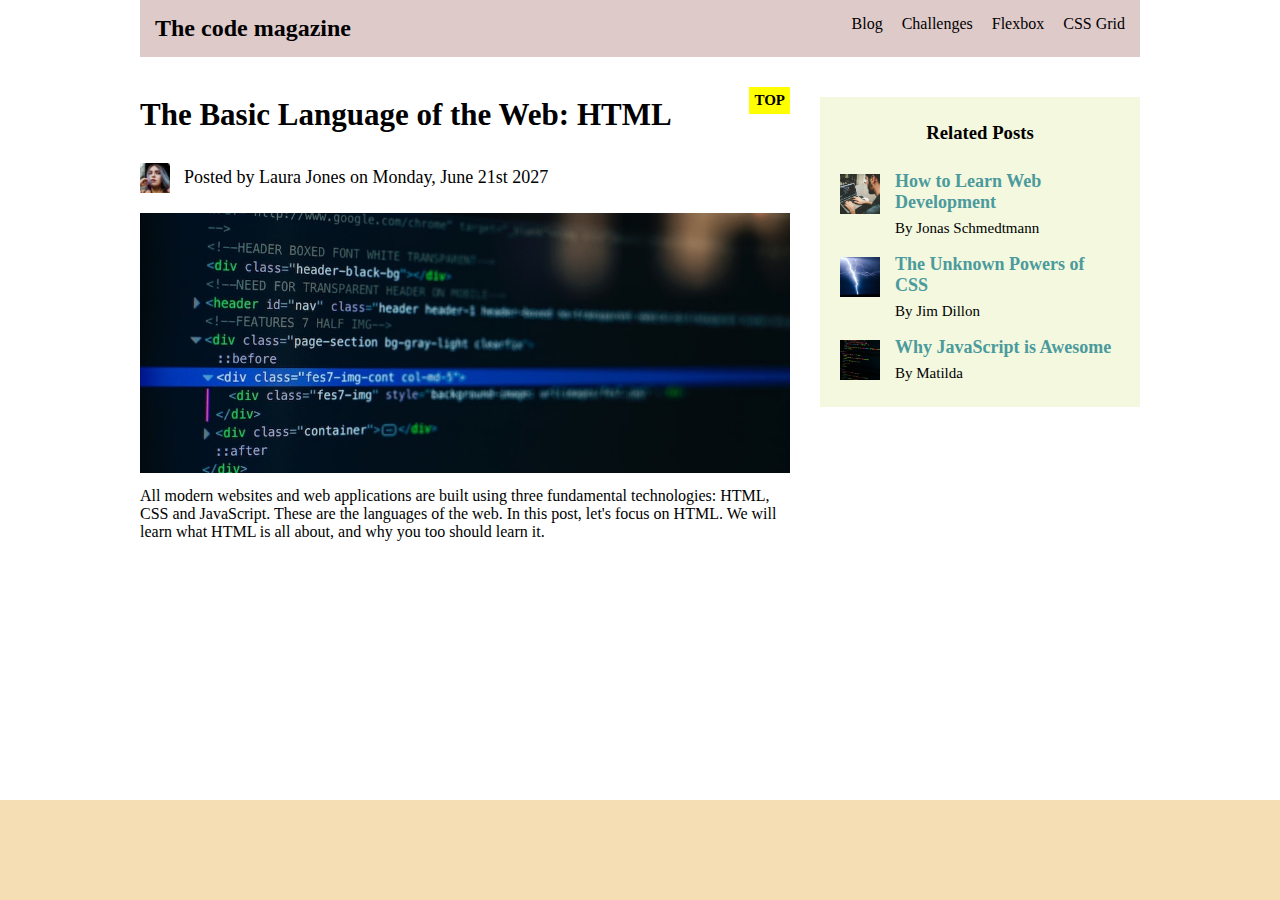
<file: Section 4 - floats, flexbox, grid/49. Building a Simple Float Layout/index.html>
<!DOCTYPE html>
<html lang="en">

<head>
  <meta charset="UTF-8" />
  <meta http-equiv="X-UA-Compatible" content="IE=edge" />
  <meta name="viewport" content="width=device-width, initial-scale=1.0" />
  <link href="style.css" rel="stylesheet" />
  <title>My first web page</title>
</head>

<body>

  <nav class='clearfix'>

    <h2>The code magazine</h2>

    <ul class='nav-ul'>
      <li>Blog</li>
      <li>Challenges</li>
      <li>Flexbox</li>
      <li>CSS Grid</li>
    </ul>

  </nav>


  <div class="container">

    <div class="left">

      <h2 class="left-header">The Basic Language of the Web: HTML</h2>


      <img src="img/laura-jones.jpg" alt="" class='author-img'>

      <p class='author'>Posted by Laura Jones on Monday, June 21st 2027</p>

      <img src="img/post-img.jpg" alt="" class="postImg">

      <p>All modern websites and web applications are built using three fundamental technologies: HTML, CSS and
        JavaScript. These are the languages of the web. In this post, let's focus on HTML. We will learn what HTML is
        all about, and why you too should learn it.</p>

    </div>


    <div class="aside">


      <div class="posts">

        <h3>Related Posts</h3>

        <ul>

          <li>
            <img src="img/related-1.jpg" alt="" class='related-img'>
            <p>How to Learn Web Development</p>
            <span>By Jonas Schmedtmann</span>
          </li>

          <li>
            <img src="img/related-2.jpg" alt="" class='related-img'>
            <p>The Unknown Powers of CSS</p>
            <span>By Jim Dillon</span>
          </li>

          <li>
            <img src="img/related-3.jpg" alt="" class='related-img'>
            <p>Why JavaScript is Awesome</p>
            <span>By Matilda</span>
          </li>

        </ul>

      </div>

    </div>


  </div>


  <footer></footer>


</body>

</html>
</file>
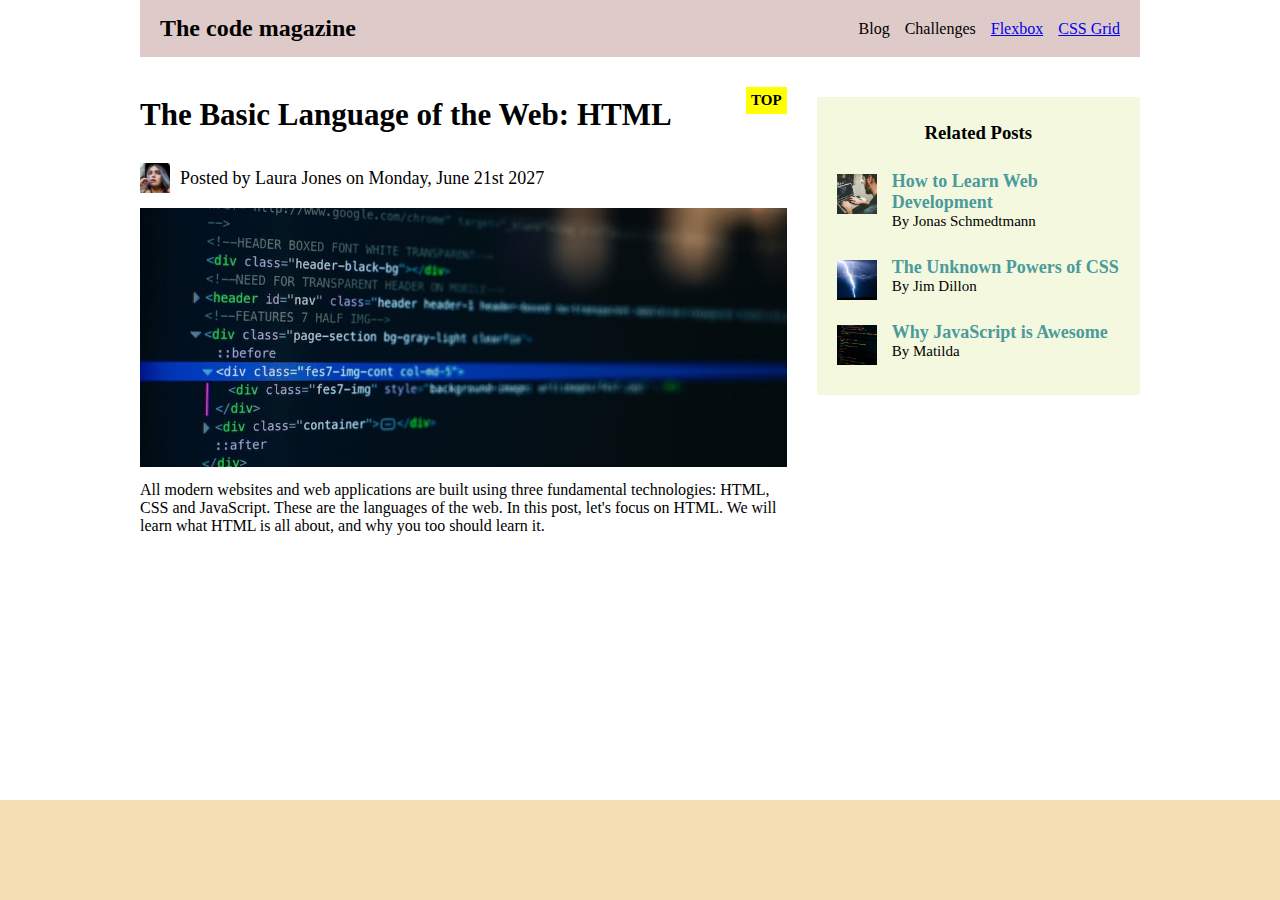
<file: Section 4 - floats, flexbox, grid/52. Introduction to Flexbox/index.html>
<!DOCTYPE html>
<html lang="en">

<head>
  <meta charset="UTF-8" />
  <meta http-equiv="X-UA-Compatible" content="IE=edge" />
  <meta name="viewport" content="width=device-width, initial-scale=1.0" />
  <link href="style.css" rel="stylesheet" />
  <title>My first web page</title>
</head>

<body>

  <nav class='clearfix'>

    <h2>The code magazine</h2>

    <ul class='nav-ul'>
      <li>Blog</li>
      <li>Challenges</li>
      <li><a href="flexbox.html">Flexbox</a></li>
      <li><a href="css-grid.html">CSS Grid</a></li>
    </ul>

  </nav>


  <div class="container">

    <div class="left">

      <h2 class="left-header">The Basic Language of the Web: HTML</h2>

      <div class="autorBox">
        <img src="img/laura-jones.jpg" alt="" class='author-img'>
        <p class='author'>Posted by Laura Jones on Monday, June 21st 2027</p>
      </div>

      <img src="img/post-img.jpg" alt="" class="postImg">

      <p>All modern websites and web applications are built using three fundamental technologies: HTML, CSS and
        JavaScript. These are the languages of the web. In this post, let's focus on HTML. We will learn what HTML is
        all about, and why you too should learn it.</p>

    </div>


    <div class="aside">


      <div class="posts">

        <h3>Related Posts</h3>

        <ul>

          <li>
            <img src="img/related-1.jpg" alt="" class='related-img'>
            <p>How to Learn Web Development<span>By Jonas Schmedtmann</span></p>
          </li>

          <li>
            <img src="img/related-2.jpg" alt="" class='related-img'>
            <p>The Unknown Powers of CSS<span>By Jim Dillon</span></p>
          </li>

          <li>
            <img src="img/related-3.jpg" alt="" class='related-img'>
            <p>Why JavaScript is Awesome<span>By Matilda</span></p>
          </li>

        </ul>

      </div>

    </div>


  </div>


  <footer></footer>


</body>

</html>
</file>
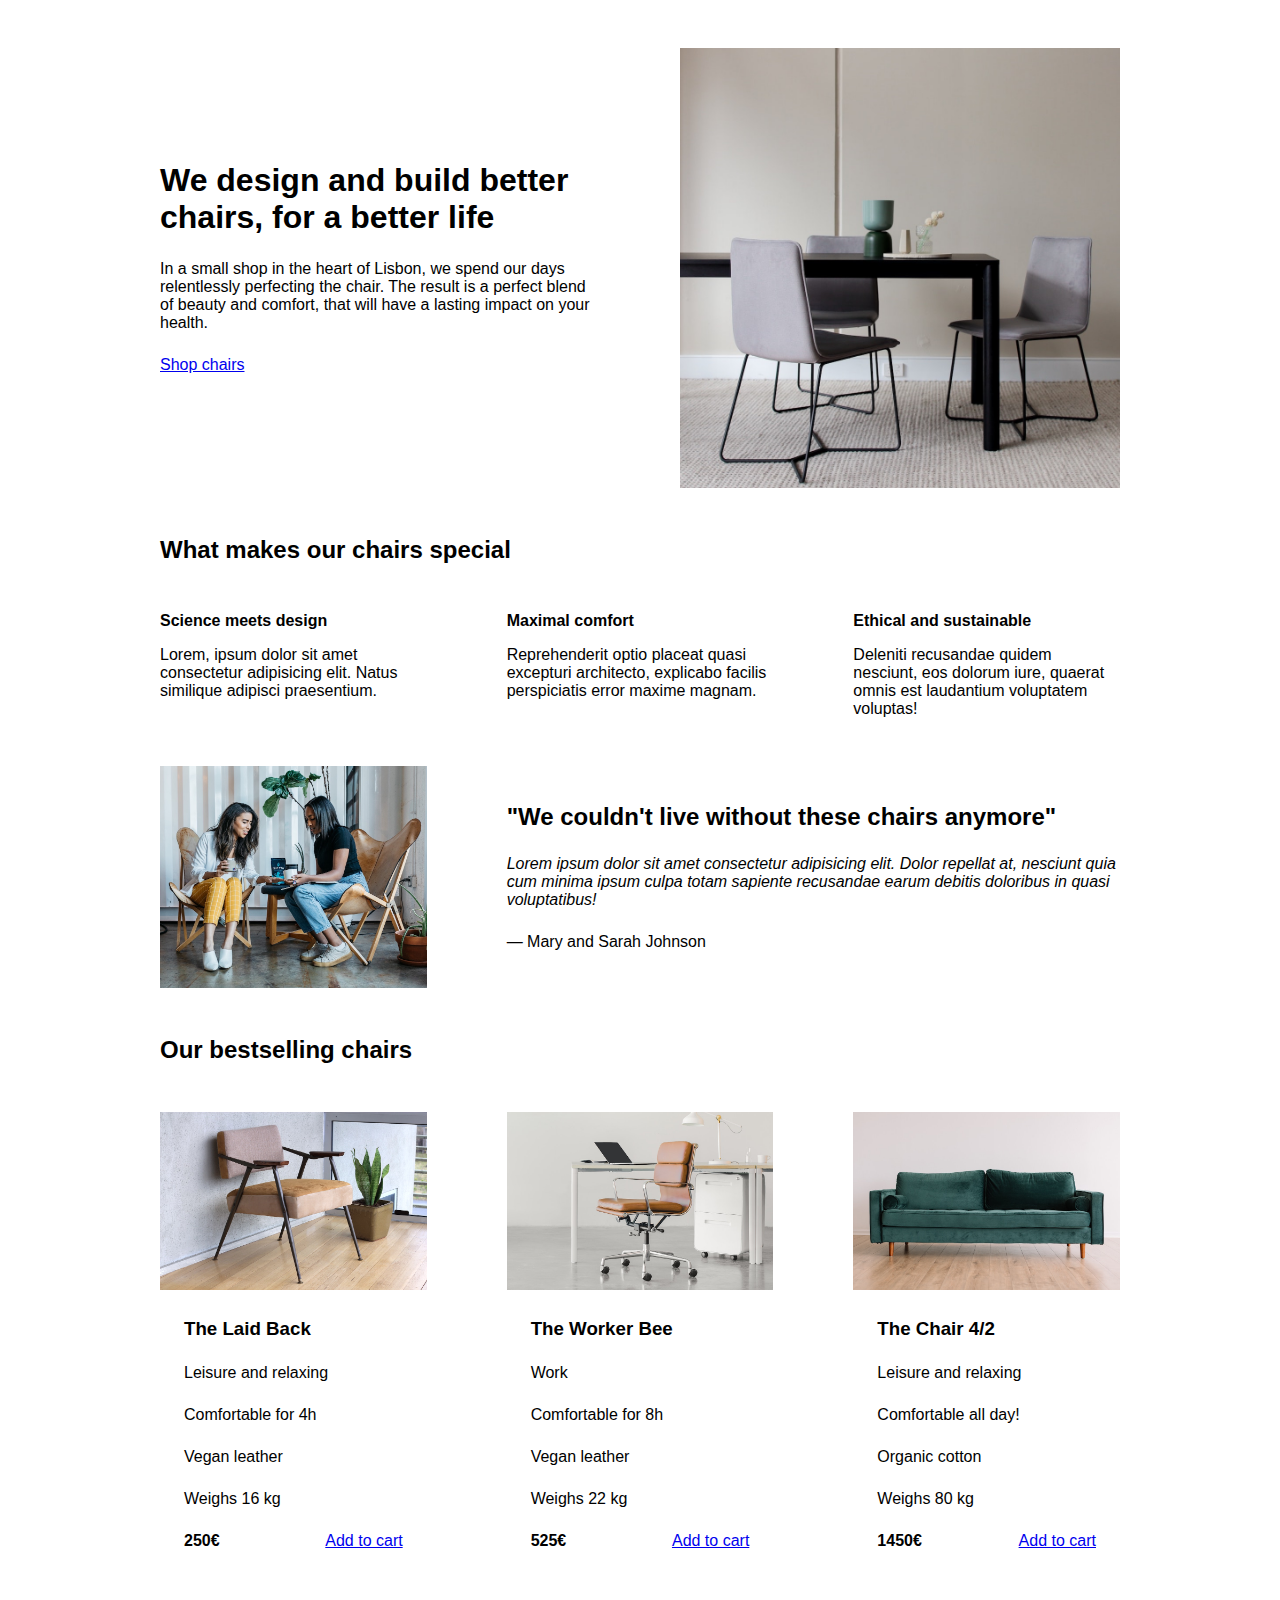
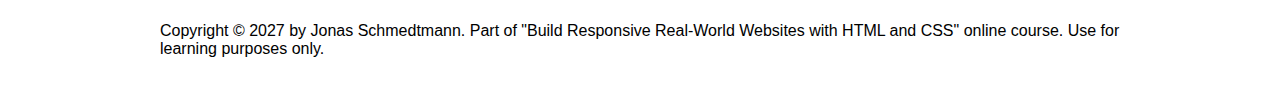
<file: Section 5 - Web Design Rules and Framework/68. Overview of Web Design and Website Personalities/index.html>
<!DOCTYPE html>
<html lang="en">

<head>
  <meta charset="UTF-8" />
  <meta http-equiv="X-UA-Compatible" content="IE=edge" />
  <meta name="viewport" content="width=device-width, initial-scale=1.0" />

  <link rel="stylesheet" href="style.css" />
  <title>Lisbon Chair Shop</title>
</head>

<body>

  <div class="container">

    <header>

      <div class="header-text-box">
        <h1>We design and build better chairs, for a better life</h1>
        <p class="header-text">
          In a small shop in the heart of Lisbon, we spend our days
          relentlessly perfecting the chair. The result is a perfect blend of
          beauty and comfort, that will have a lasting impact on your health.
        </p>
        <a class="btn btn--big" href="#">Shop chairs</a>
      </div>

      <img src="hero.jpg" alt="Photo" />

    </header>

    <section>

      <h2>What makes our chairs special</h2>

      <div class="grid-3-cols">

        <div>
          <p class="features-title"><strong>Science meets design</strong></p>
          <p class="features-text">
            Lorem, ipsum dolor sit amet consectetur adipisicing elit. Natus
            similique adipisci praesentium.
          </p>
        </div>

        <div>
          <p class="features-title">
            <strong>Maximal comfort</strong>
          </p>
          <p class="features-text">
            Reprehenderit optio placeat quasi excepturi architecto, explicabo
            facilis perspiciatis error maxime magnam.
          </p>
        </div>

        <div>
          <p class="features-title">
            <strong>Ethical and sustainable</strong>
          </p>
          <p class="features-text">
            Deleniti recusandae quidem nesciunt, eos dolorum iure, quaerat
            omnis est laudantium voluptatem voluptas!
          </p>
        </div>

      </div>

    </section>




    <section class="testimonial-section">

      <div class="grid-3-cols">

        <img src="customers.jpg" alt="People sitting on chairs" />

        <div class="testimonial-box">

          <h2>"We couldn't live without these chairs anymore"</h2>

          <blockquote class="testimonial-text">
            Lorem ipsum dolor sit amet consectetur adipisicing elit. Dolor
            repellat at, nesciunt quia cum minima ipsum culpa totam sapiente
            recusandae earum debitis doloribus in quasi voluptatibus!
          </blockquote>

          <p class="testimonial-author">&mdash; Mary and Sarah Johnson</p>
        </div>

      </div>

    </section>




    <section>

      <h2>Our bestselling chairs</h2>

      <div class="grid-3-cols">

        <figure class="chair">

          <img src="chair-1.jpg" alt="Chair" />

          <div class="chair-box">

            <h3>The Laid Back</h3>

            <ul class="chair-details">
              <li>
                <!-- Span is a generic INLINE text element, it doesn't have any meaning. It's like a div element, but inline -->
                <span>Leisure and relaxing</span>
              </li>
              <li>
                <span>Comfortable for 4h</span>
              </li>
              <li>
                <span>Vegan leather</span>
              </li>
              <li>
                <span>Weighs 16 kg</span>
              </li>
            </ul>

            <div class="chair-price">
              <strong>250€</strong>
              <a href="#" class="btn btn--small">Add to cart</a>
            </div>

          </div>

        </figure>

        <figure class="chair">
          <img src="chair-2.jpg" alt="Chair" />
          <div class="chair-box">
            <h3>The Worker Bee</h3>
            <ul class="chair-details">
              <li>
                <span>Work</span>
              </li>
              <li>
                <span>Comfortable for 8h</span>
              </li>
              <li>
                <span>Vegan leather</span>
              </li>
              <li>
                <span>Weighs 22 kg</span>
              </li>
            </ul>
            <div class="chair-price">
              <strong>525€</strong>
              <a href="#" class="btn btn--small">Add to cart</a>
            </div>
          </div>
        </figure>

        <figure class="chair">
          <img src="chair-3.jpg" alt="Chair" />
          <div class="chair-box">
            <h3>The Chair 4/2</h3>
            <ul class="chair-details">
              <li>
                <span>Leisure and relaxing</span>
              </li>
              <li>
                <span>Comfortable all day!</span>
              </li>
              <li>
                <span>Organic cotton</span>
              </li>
              <li>
                <span>Weighs 80 kg</span>
              </li>
            </ul>
            <div class="chair-price">
              <strong>1450€</strong>
              <a href="#" class="btn btn--small">Add to cart</a>
            </div>
          </div>
        </figure>
      </div>
    </section>

    <footer>
      Copyright &copy; 2027 by Jonas Schmedtmann. Part of "Build Responsive
      Real-World Websites with HTML and CSS" online course. Use for learning
      purposes only.
    </footer>
  </div>
</body>

</html>
</file>
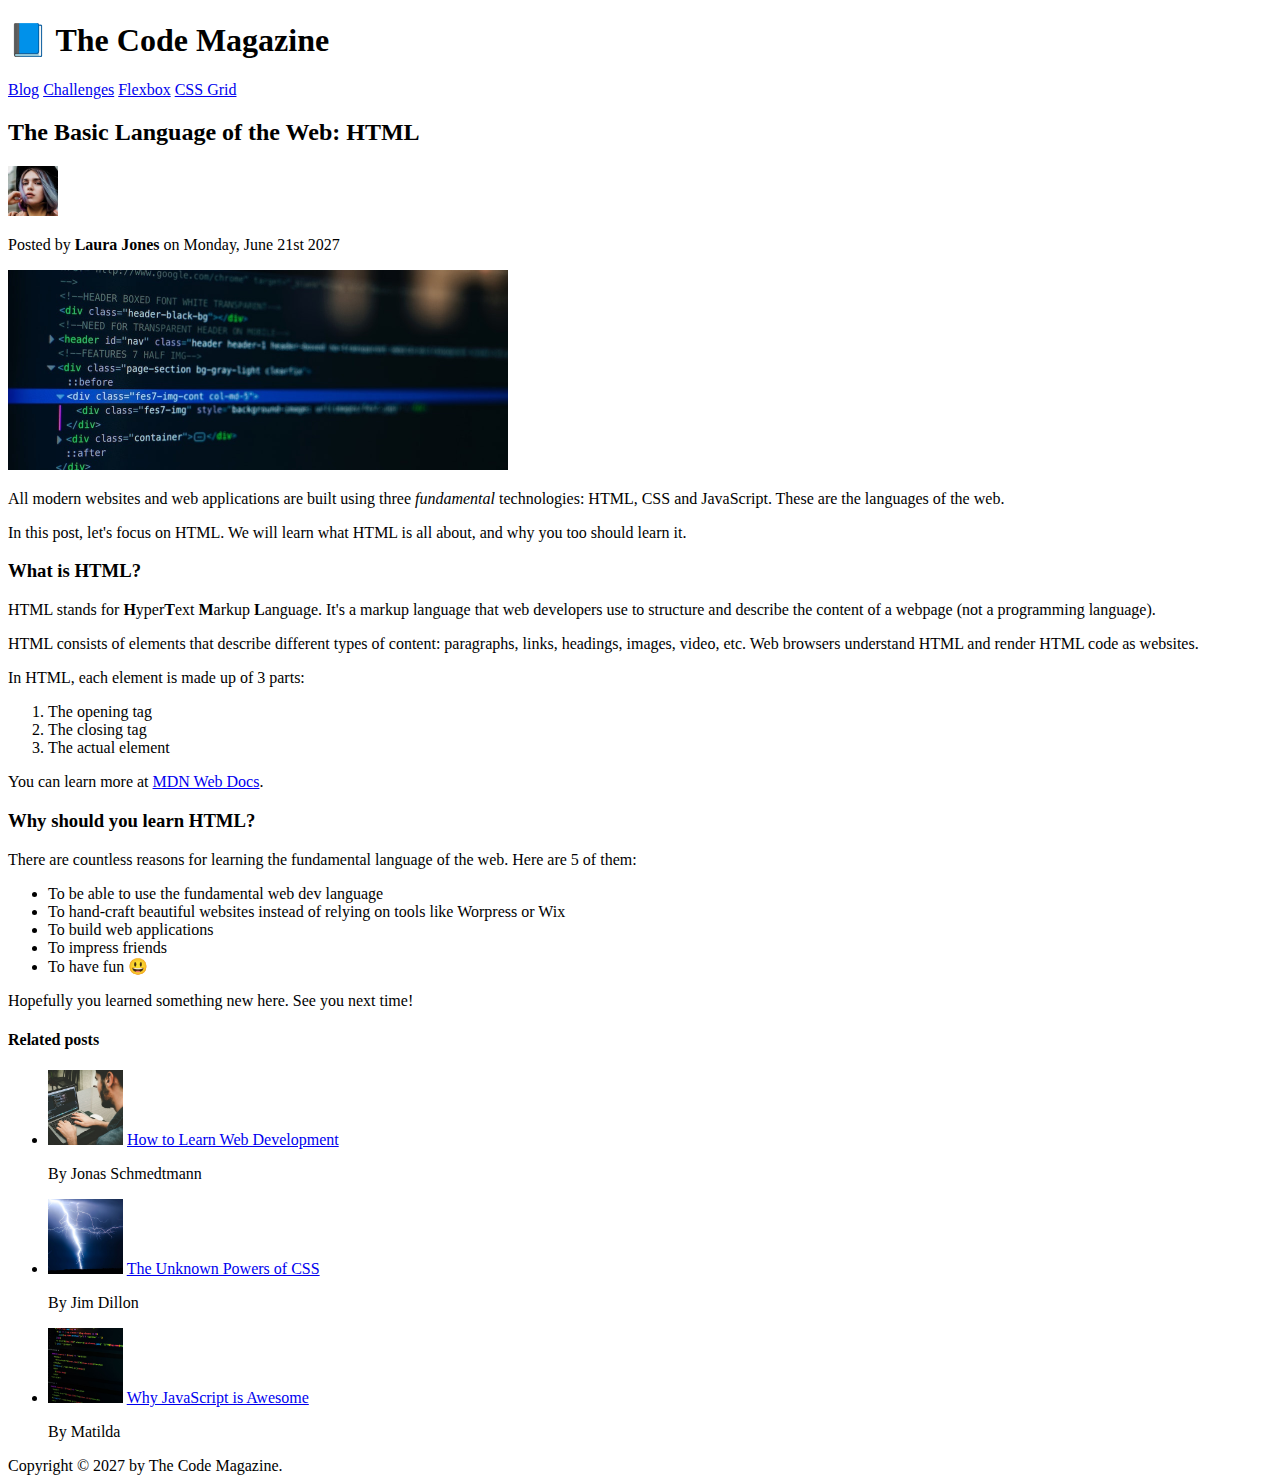
<file: html-css-course-master/final/02-HTML-Fundamentals/index.html>
<!DOCTYPE html>
<html lang="en">
  <head>
    <meta charset="UTF-8" />
    <title>The Basic Language of the Web: HTML</title>
  </head>

  <body>
    <!--
    <h1>The Basic Language of the Web: HTML</h1>
    <h2>The Basic Language of the Web: HTML</h2>
    <h3>The Basic Language of the Web: HTML</h3>
    <h4>The Basic Language of the Web: HTML</h4>
    <h5>The Basic Language of the Web: HTML</h5>
    <h6>The Basic Language of the Web: HTML</h6>
    -->

    <header>
      <h1>📘 The Code Magazine</h1>

      <nav>
        <a href="blog.html">Blog</a>
        <a href="#">Challenges</a>
        <a href="#">Flexbox</a>
        <a href="#">CSS Grid</a>
      </nav>
    </header>

    <article>
      <header>
        <h2>The Basic Language of the Web: HTML</h2>

        <img
          src="img/laura-jones.jpg"
          alt="Headshot of Laura Jones"
          height="50"
          width="50"
        />

        <p>Posted by <strong>Laura Jones</strong> on Monday, June 21st 2027</p>

        <img
          src="img/post-img.jpg"
          alt="HTML code on a screen"
          width="500"
          height="200"
        />
      </header>

      <p>
        All modern websites and web applications are built using three
        <em>fundamental</em>
        technologies: HTML, CSS and JavaScript. These are the languages of the
        web.
      </p>

      <p>
        In this post, let's focus on HTML. We will learn what HTML is all about,
        and why you too should learn it.
      </p>

      <h3>What is HTML?</h3>
      <p>
        HTML stands for <strong>H</strong>yper<strong>T</strong>ext
        <strong>M</strong>arkup <strong>L</strong>anguage. It's a markup
        language that web developers use to structure and describe the content
        of a webpage (not a programming language).
      </p>
      <p>
        HTML consists of elements that describe different types of content:
        paragraphs, links, headings, images, video, etc. Web browsers understand
        HTML and render HTML code as websites.
      </p>
      <p>In HTML, each element is made up of 3 parts:</p>

      <ol>
        <li>The opening tag</li>
        <li>The closing tag</li>
        <li>The actual element</li>
      </ol>

      <p>
        You can learn more at
        <a
          href="https://developer.mozilla.org/en-US/docs/Web/HTML"
          target="_blank"
          >MDN Web Docs</a
        >.
      </p>

      <h3>Why should you learn HTML?</h3>

      <p>
        There are countless reasons for learning the fundamental language of the
        web. Here are 5 of them:
      </p>

      <ul>
        <li>To be able to use the fundamental web dev language</li>
        <li>
          To hand-craft beautiful websites instead of relying on tools like
          Worpress or Wix
        </li>
        <li>To build web applications</li>
        <li>To impress friends</li>
        <li>To have fun 😃</li>
      </ul>

      <p>Hopefully you learned something new here. See you next time!</p>
    </article>

    <aside>
      <h4>Related posts</h4>

      <ul>
        <li>
          <img
            src="img/related-1.jpg"
            alt="Person programming"
            width="75"
            width="75"
          />
          <a href="#">How to Learn Web Development</a>
          <p>By Jonas Schmedtmann</p>
        </li>
        <li>
          <img src="img/related-2.jpg" alt="Lightning" width="75" heigth="75" />
          <a href="#">The Unknown Powers of CSS</a>
          <p>By Jim Dillon</p>
        </li>
        <li>
          <img
            src="img/related-3.jpg"
            alt="JavaScript code on a screen"
            width="75"
            height="75"
          />
          <a href="#">Why JavaScript is Awesome</a>
          <p>By Matilda</p>
        </li>
      </ul>
    </aside>

    <footer>Copyright &copy; 2027 by The Code Magazine.</footer>
  </body>
</html>
</file>
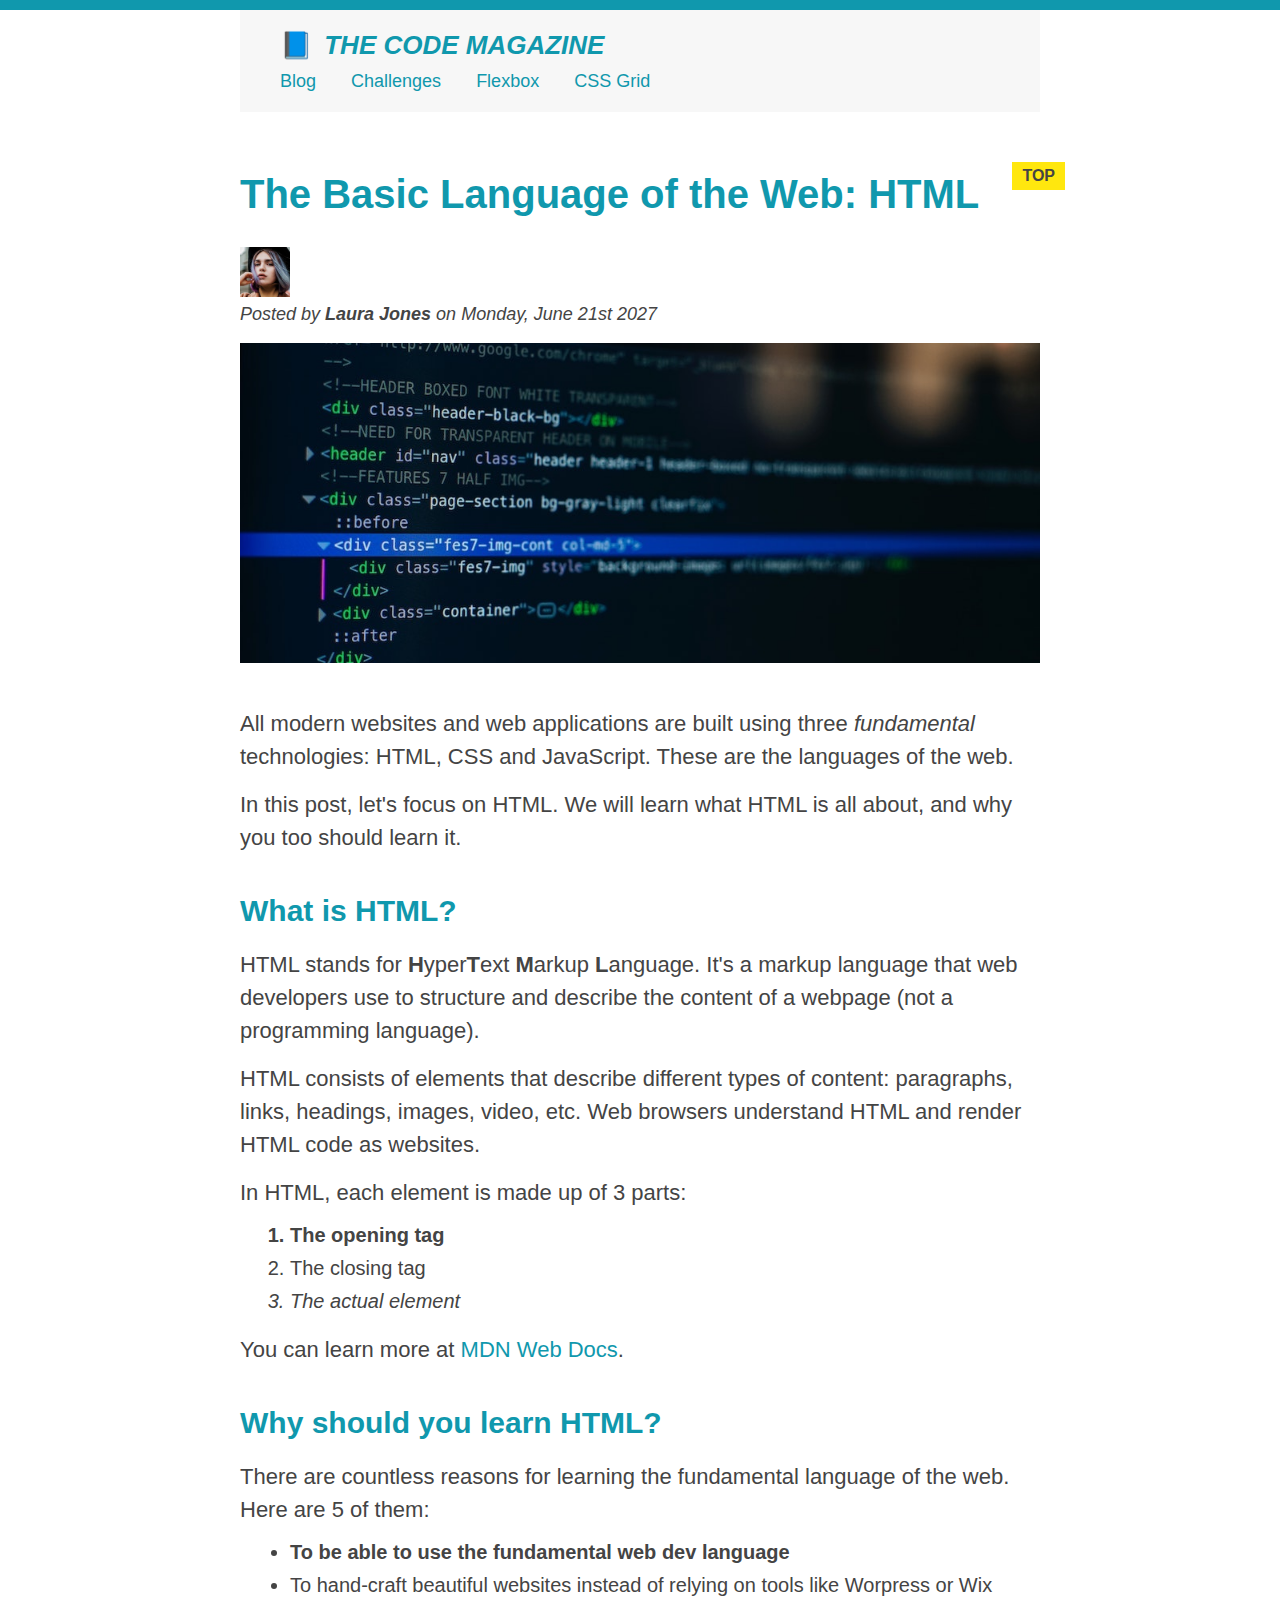
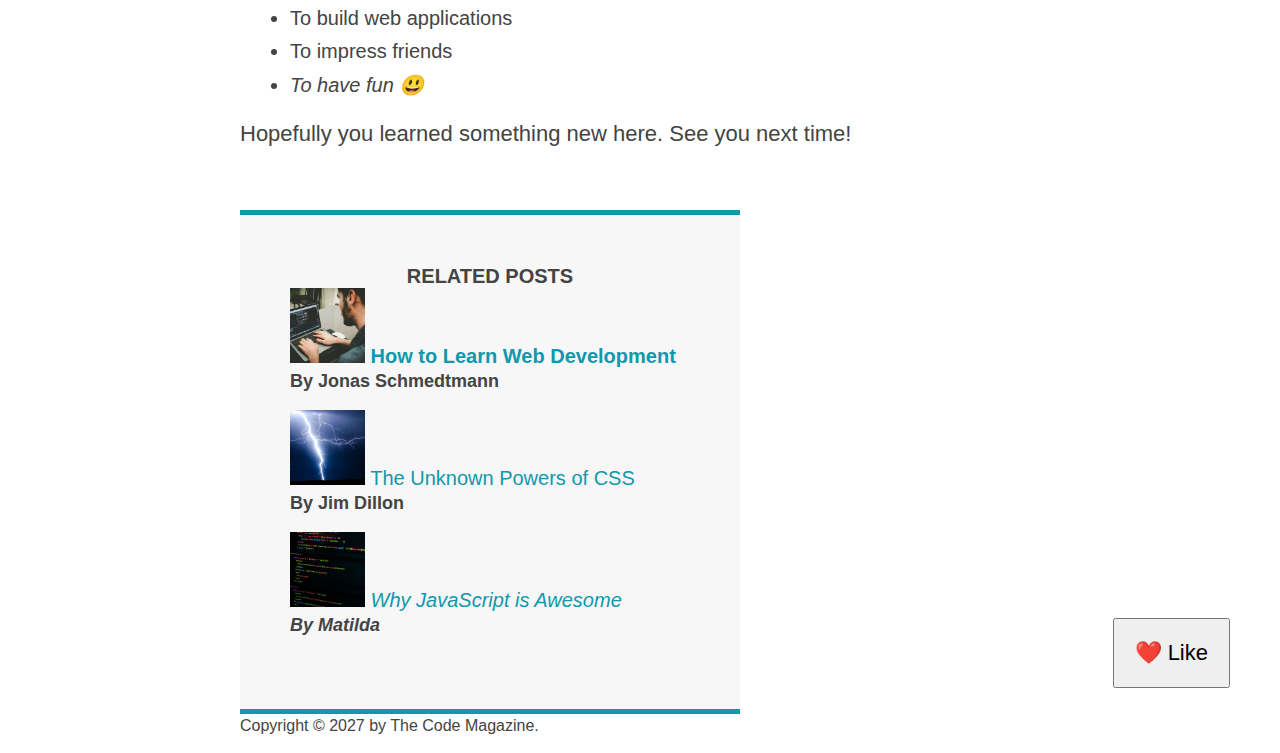
<file: html-css-course-master/final/03-CSS-Fundamentals/index.html>
<!DOCTYPE html>
<html lang="en">
  <head>
    <meta charset="UTF-8" />
    <link href="style.css" rel="stylesheet" />

    <title>The Basic Language of the Web: HTML</title>
  </head>

  <body>
    <!--
    <h1>The Basic Language of the Web: HTML</h1>
    <h2>The Basic Language of the Web: HTML</h2>
    <h3>The Basic Language of the Web: HTML</h3>
    <h4>The Basic Language of the Web: HTML</h4>
    <h5>The Basic Language of the Web: HTML</h5>
    <h6>The Basic Language of the Web: HTML</h6>
    -->

    <div class="container">
      <header class="main-header">
        <h1>📘 The Code Magazine</h1>

        <nav>
          <!-- <strong>This is the navigation</strong> -->
          <a href="blog.html">Blog</a>
          <a href="#">Challenges</a>
          <a href="#">Flexbox</a>
          <a href="#">CSS Grid</a>
        </nav>
      </header>

      <article>
        <header class="post-header">
          <h2>The Basic Language of the Web: HTML</h2>

          <img
            src="img/laura-jones.jpg"
            alt="Headshot of Laura Jones"
            height="50"
            width="50"
          />

          <p id="author">
            Posted by <strong>Laura Jones</strong> on Monday, June 21st 2027
          </p>

          <img
            src="img/post-img.jpg"
            alt="HTML code on a screen"
            width="500"
            height="200"
            class="post-img"
          />
          <button>❤️ Like</button>
        </header>

        <p>
          All modern websites and web applications are built using three
          <em>fundamental</em>
          technologies: HTML, CSS and JavaScript. These are the languages of the
          web.
        </p>

        <p>
          In this post, let's focus on HTML. We will learn what HTML is all
          about, and why you too should learn it.
        </p>

        <h3>What is HTML?</h3>
        <p>
          HTML stands for <strong>H</strong>yper<strong>T</strong>ext
          <strong>M</strong>arkup <strong>L</strong>anguage. It's a markup
          language that web developers use to structure and describe the content
          of a webpage (not a programming language).
        </p>
        <p>
          HTML consists of elements that describe different types of content:
          paragraphs, links, headings, images, video, etc. Web browsers
          understand HTML and render HTML code as websites.
        </p>
        <p>In HTML, each element is made up of 3 parts:</p>

        <ol>
          <li class="first-li">The opening tag</li>
          <li>The closing tag</li>
          <li>The actual element</li>
        </ol>

        <p>
          You can learn more at
          <a
            href="https://developer.mozilla.org/en-US/docs/Web/HTML"
            target="_blank"
            >MDN Web Docs</a
          >.
        </p>

        <h3>Why should you learn HTML?</h3>

        <p>
          There are countless reasons for learning the fundamental language of
          the web. Here are 5 of them:
        </p>

        <ul>
          <li class="first-li">
            To be able to use the fundamental web dev language
          </li>
          <li>
            To hand-craft beautiful websites instead of relying on tools like
            Worpress or Wix
          </li>
          <li>To build web applications</li>
          <li>To impress friends</li>
          <li>To have fun 😃</li>
        </ul>

        <p>Hopefully you learned something new here. See you next time!</p>
      </article>

      <aside>
        <h4>Related posts</h4>

        <ul class="related">
          <li>
            <img
              src="img/related-1.jpg"
              alt="Person programming"
              width="75"
              height="75"
            />
            <a href="#">How to Learn Web Development</a>
            <p class="related-author">By Jonas Schmedtmann</p>
          </li>
          <li>
            <img
              src="img/related-2.jpg"
              alt="Lightning"
              width="75"
              height="75"
            />
            <a href="#">The Unknown Powers of CSS</a>
            <p class="related-author">By Jim Dillon</p>
          </li>
          <li>
            <img
              src="img/related-3.jpg"
              alt="JavaScript code on a screen"
              width="75"
              height="75"
            />
            <a href="#">Why JavaScript is Awesome</a>
            <p class="related-author">By Matilda</p>
          </li>
        </ul>
      </aside>

      <footer>
        <p id="copyright" class="copyright text">
          Copyright &copy; 2027 by The Code Magazine.
        </p>
      </footer>
    </div>
  </body>
</html>
</file>
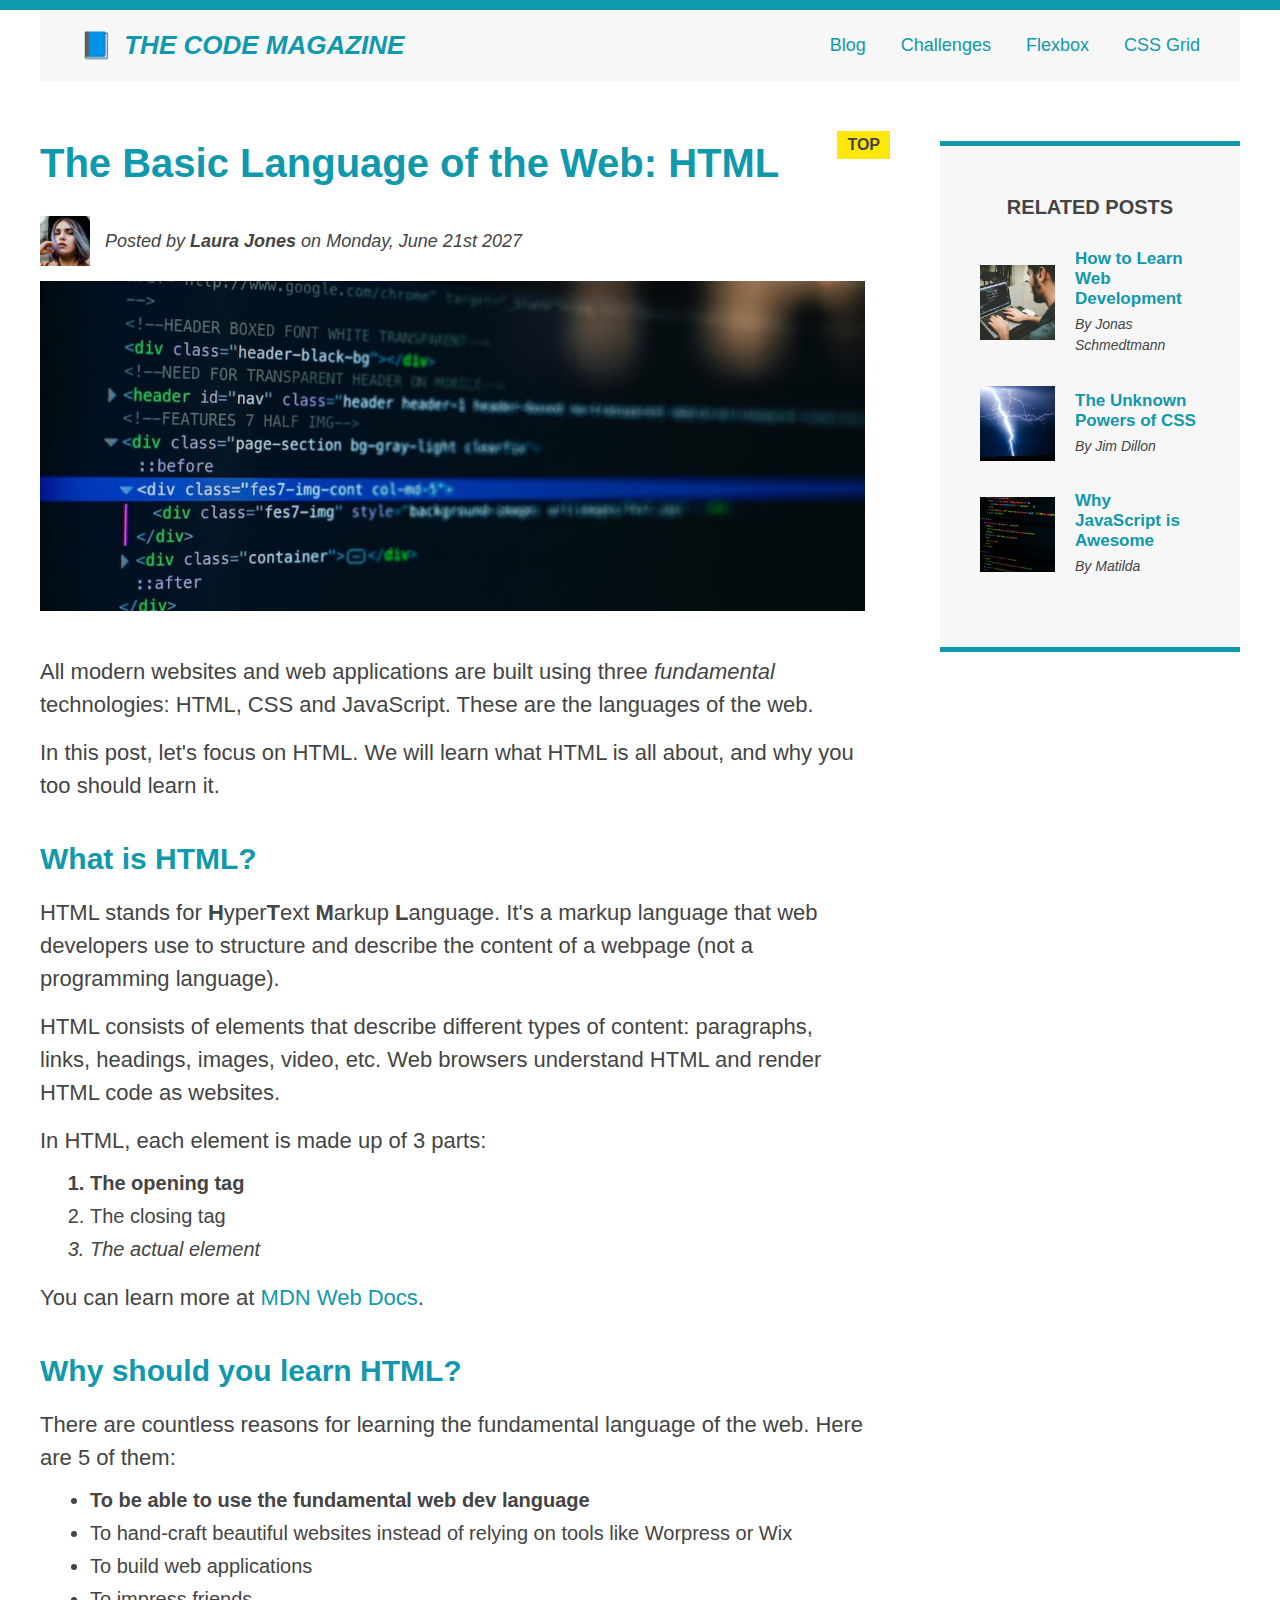
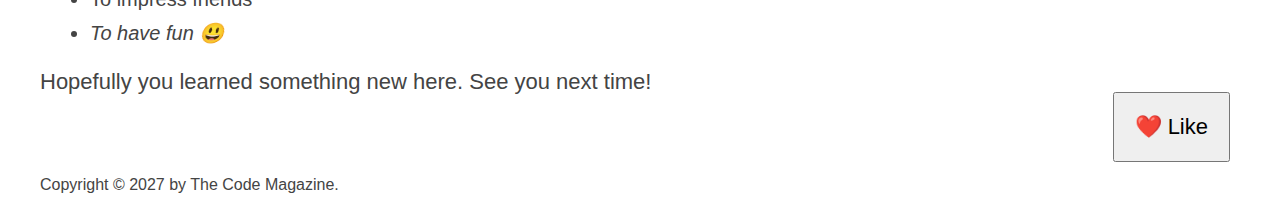
<file: html-css-course-master/final/04-CSS-Layouts/index.html>
<!DOCTYPE html>
<html lang="en">
  <head>
    <meta charset="UTF-8" />
    <link href="style.css" rel="stylesheet" />

    <title>The Basic Language of the Web: HTML</title>
  </head>

  <body>
    <!--
    <h1>The Basic Language of the Web: HTML</h1>
    <h2>The Basic Language of the Web: HTML</h2>
    <h3>The Basic Language of the Web: HTML</h3>
    <h4>The Basic Language of the Web: HTML</h4>
    <h5>The Basic Language of the Web: HTML</h5>
    <h6>The Basic Language of the Web: HTML</h6>
    -->

    <div class="container">
      <header class="main-header clearfix">
        <h1>📘 The Code Magazine</h1>

        <nav>
          <!-- <strong>This is the navigation</strong> -->
          <a href="blog.html">Blog</a>
          <a href="#">Challenges</a>
          <a href="flexbox.html">Flexbox</a>
          <a href="css-grid.html">CSS Grid</a>
        </nav>

        <!-- <div class="clear"></div> -->
      </header>

      <!-- ONLY NECESSARY FOR FLEXBOX -->
      <!-- <div class="row"> -->
      <article>
        <header class="post-header">
          <h2>The Basic Language of the Web: HTML</h2>

          <div class="author-box">
            <img
              src="img/laura-jones.jpg"
              alt="Headshot of Laura Jones"
              height="50"
              width="50"
              class="author-img"
            />

            <p id="author" class="author">
              Posted by <strong>Laura Jones</strong> on Monday, June 21st 2027
            </p>
          </div>

          <img
            src="img/post-img.jpg"
            alt="HTML code on a screen"
            width="500"
            height="200"
            class="post-img"
          />
          <button>❤️ Like</button>
        </header>

        <p>
          All modern websites and web applications are built using three
          <em>fundamental</em>
          technologies: HTML, CSS and JavaScript. These are the languages of the
          web.
        </p>

        <p>
          In this post, let's focus on HTML. We will learn what HTML is all
          about, and why you too should learn it.
        </p>

        <h3>What is HTML?</h3>
        <p>
          HTML stands for <strong>H</strong>yper<strong>T</strong>ext
          <strong>M</strong>arkup <strong>L</strong>anguage. It's a markup
          language that web developers use to structure and describe the content
          of a webpage (not a programming language).
        </p>
        <p>
          HTML consists of elements that describe different types of content:
          paragraphs, links, headings, images, video, etc. Web browsers
          understand HTML and render HTML code as websites.
        </p>
        <p>In HTML, each element is made up of 3 parts:</p>

        <ol>
          <li class="first-li">The opening tag</li>
          <li>The closing tag</li>
          <li>The actual element</li>
        </ol>

        <p>
          You can learn more at
          <a
            href="https://developer.mozilla.org/en-US/docs/Web/HTML"
            target="_blank"
            >MDN Web Docs</a
          >.
        </p>

        <h3>Why should you learn HTML?</h3>

        <p>
          There are countless reasons for learning the fundamental language of
          the web. Here are 5 of them:
        </p>

        <ul>
          <li class="first-li">
            To be able to use the fundamental web dev language
          </li>
          <li>
            To hand-craft beautiful websites instead of relying on tools like
            Worpress or Wix
          </li>
          <li>To build web applications</li>
          <li>To impress friends</li>
          <li>To have fun 😃</li>
        </ul>

        <p>Hopefully you learned something new here. See you next time!</p>
      </article>

      <aside>
        <h4>Related posts</h4>

        <ul class="related">
          <li class="related-post">
            <img
              src="img/related-1.jpg"
              alt="Person programming"
              width="75"
              height="75"
            />
            <div>
              <a href="#" class="related-link">How to Learn Web Development</a>
              <p class="related-author">By Jonas Schmedtmann</p>
            </div>
          </li>
          <li class="related-post">
            <img
              src="img/related-2.jpg"
              alt="Lightning"
              width="75"
              height="75"
            />
            <div>
              <a href="#" class="related-link">The Unknown Powers of CSS</a>
              <p class="related-author">By Jim Dillon</p>
            </div>
          </li>
          <li class="related-post">
            <img
              src="img/related-3.jpg"
              alt="JavaScript code on a screen"
              width="75"
              height="75"
            />
            <div>
              <a href="#" class="related-link">Why JavaScript is Awesome</a>
              <p class="related-author">By Matilda</p>
            </div>
          </li>
        </ul>
      </aside>
      <!-- </div> -->

      <footer>
        <p id="copyright" class="copyright text">
          Copyright &copy; 2027 by The Code Magazine.
        </p>
      </footer>
    </div>
  </body>
</html>
</file>
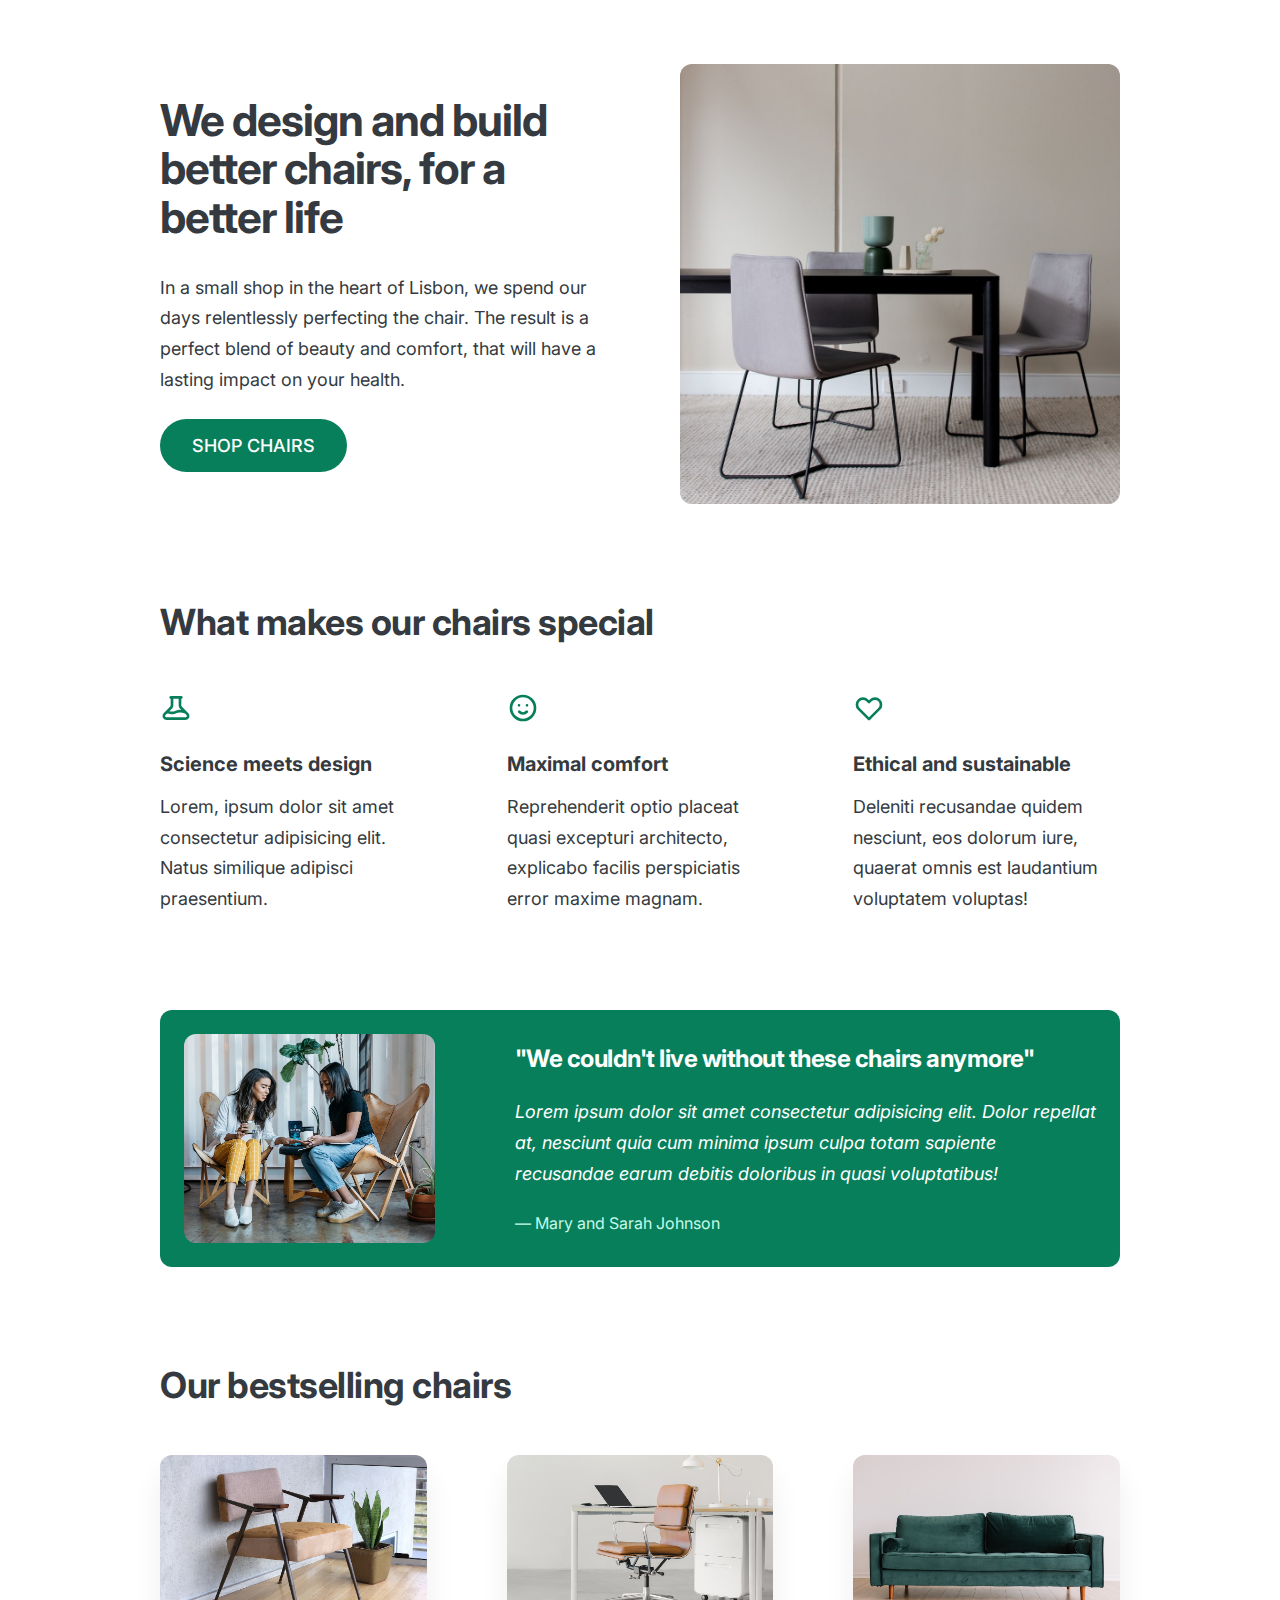
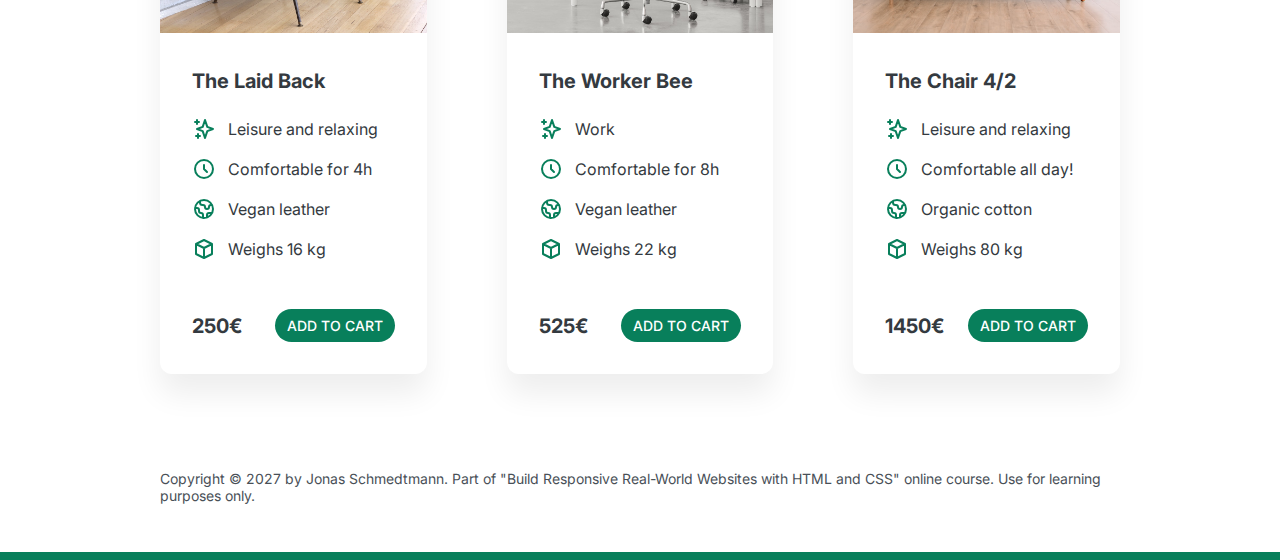
<file: html-css-course-master/final/05-Design/index.html>
<!DOCTYPE html>
<html lang="en">
  <head>
    <meta charset="UTF-8" />
    <meta http-equiv="X-UA-Compatible" content="IE=edge" />
    <meta name="viewport" content="width=device-width, initial-scale=1.0" />

    <link rel="preconnect" href="https://fonts.gstatic.com" />
    <link
      href="https://fonts.googleapis.com/css2?family=Inter:wght@400;500;700&display=swap"
      rel="stylesheet"
    />

    <link rel="stylesheet" href="style.css" />
    <title>Lisbon Chair Shop</title>
  </head>
  <body>
    <div class="container">
      <header>
        <div class="header-text-box">
          <h1>We design and build better chairs, for a better life</h1>
          <p class="header-text">
            In a small shop in the heart of Lisbon, we spend our days
            relentlessly perfecting the chair. The result is a perfect blend of
            beauty and comfort, that will have a lasting impact on your health.
          </p>
          <a class="btn btn--big" href="#">Shop chairs</a>
        </div>
        <img src="hero.jpg" alt="Photo" />
      </header>

      <section>
        <h2>What makes our chairs special</h2>
        <div class="grid-3-cols">
          <div>
            <svg
              xmlns="http://www.w3.org/2000/svg"
              class="features-icon"
              fill="none"
              viewBox="0 0 24 24"
              stroke="currentColor"
            >
              <path
                stroke-linecap="round"
                stroke-linejoin="round"
                stroke-width="2"
                d="M19.428 15.428a2 2 0 00-1.022-.547l-2.387-.477a6 6 0 00-3.86.517l-.318.158a6 6 0 01-3.86.517L6.05 15.21a2 2 0 00-1.806.547M8 4h8l-1 1v5.172a2 2 0 00.586 1.414l5 5c1.26 1.26.367 3.414-1.415 3.414H4.828c-1.782 0-2.674-2.154-1.414-3.414l5-5A2 2 0 009 10.172V5L8 4z"
              />
            </svg>
            <p class="features-title"><strong>Science meets design</strong></p>
            <p class="features-text">
              Lorem, ipsum dolor sit amet consectetur adipisicing elit. Natus
              similique adipisci praesentium.
            </p>
          </div>

          <div>
            <svg
              xmlns="http://www.w3.org/2000/svg"
              class="features-icon"
              fill="none"
              viewBox="0 0 24 24"
              stroke="currentColor"
            >
              <path
                stroke-linecap="round"
                stroke-linejoin="round"
                stroke-width="2"
                d="M14.828 14.828a4 4 0 01-5.656 0M9 10h.01M15 10h.01M21 12a9 9 0 11-18 0 9 9 0 0118 0z"
              />
            </svg>
            <p class="features-title">
              <strong>Maximal comfort</strong>
            </p>
            <p class="features-text">
              Reprehenderit optio placeat quasi excepturi architecto, explicabo
              facilis perspiciatis error maxime magnam.
            </p>
          </div>

          <div>
            <svg
              xmlns="http://www.w3.org/2000/svg"
              class="features-icon"
              fill="none"
              viewBox="0 0 24 24"
              stroke="currentColor"
            >
              <path
                stroke-linecap="round"
                stroke-linejoin="round"
                stroke-width="2"
                d="M4.318 6.318a4.5 4.5 0 000 6.364L12 20.364l7.682-7.682a4.5 4.5 0 00-6.364-6.364L12 7.636l-1.318-1.318a4.5 4.5 0 00-6.364 0z"
              />
            </svg>
            <p class="features-title">
              <strong>Ethical and sustainable</strong>
            </p>
            <p class="features-text">
              Deleniti recusandae quidem nesciunt, eos dolorum iure, quaerat
              omnis est laudantium voluptatem voluptas!
            </p>
          </div>
        </div>
      </section>

      <section class="testimonial-section">
        <div class="grid-3-cols">
          <img src="customers.jpg" alt="People sitting on chairs" />
          <div class="testimonial-box">
            <h2>"We couldn't live without these chairs anymore"</h2>
            <blockquote class="testimonial-text">
              Lorem ipsum dolor sit amet consectetur adipisicing elit. Dolor
              repellat at, nesciunt quia cum minima ipsum culpa totam sapiente
              recusandae earum debitis doloribus in quasi voluptatibus!
            </blockquote>
            <p class="testimonial-author">&mdash; Mary and Sarah Johnson</p>
          </div>
        </div>
      </section>

      <section>
        <h2>Our bestselling chairs</h2>
        <div class="grid-3-cols">
          <figure class="chair">
            <img src="chair-1.jpg" alt="Chair" />
            <div class="chair-box">
              <h3>The Laid Back</h3>
              <ul class="chair-details">
                <li>
                  <svg
                    xmlns="http://www.w3.org/2000/svg"
                    class="chair-icon"
                    fill="none"
                    viewBox="0 0 24 24"
                    stroke="currentColor"
                  >
                    <path
                      stroke-linecap="round"
                      stroke-linejoin="round"
                      stroke-width="2"
                      d="M5 3v4M3 5h4M6 17v4m-2-2h4m5-16l2.286 6.857L21 12l-5.714 2.143L13 21l-2.286-6.857L5 12l5.714-2.143L13 3z"
                    />
                  </svg>
                  <!-- Span is a generic INLINE text element, it doesn't have any meaning. It's like a div element, but inline -->
                  <span>Leisure and relaxing</span>
                </li>
                <li>
                  <svg
                    xmlns="http://www.w3.org/2000/svg"
                    class="chair-icon"
                    fill="none"
                    viewBox="0 0 24 24"
                    stroke="currentColor"
                  >
                    <path
                      stroke-linecap="round"
                      stroke-linejoin="round"
                      stroke-width="2"
                      d="M12 8v4l3 3m6-3a9 9 0 11-18 0 9 9 0 0118 0z"
                    />
                  </svg>
                  <span>Comfortable for 4h</span>
                </li>
                <li>
                  <svg
                    xmlns="http://www.w3.org/2000/svg"
                    class="chair-icon"
                    fill="none"
                    viewBox="0 0 24 24"
                    stroke="currentColor"
                  >
                    <path
                      stroke-linecap="round"
                      stroke-linejoin="round"
                      stroke-width="2"
                      d="M3.055 11H5a2 2 0 012 2v1a2 2 0 002 2 2 2 0 012 2v2.945M8 3.935V5.5A2.5 2.5 0 0010.5 8h.5a2 2 0 012 2 2 2 0 104 0 2 2 0 012-2h1.064M15 20.488V18a2 2 0 012-2h3.064M21 12a9 9 0 11-18 0 9 9 0 0118 0z"
                    />
                  </svg>
                  <span>Vegan leather</span>
                </li>
                <li>
                  <svg
                    xmlns="http://www.w3.org/2000/svg"
                    class="chair-icon"
                    fill="none"
                    viewBox="0 0 24 24"
                    stroke="currentColor"
                  >
                    <path
                      stroke-linecap="round"
                      stroke-linejoin="round"
                      stroke-width="2"
                      d="M20 7l-8-4-8 4m16 0l-8 4m8-4v10l-8 4m0-10L4 7m8 4v10M4 7v10l8 4"
                    />
                  </svg>
                  <span>Weighs 16 kg</span>
                </li>
              </ul>
              <div class="chair-price">
                <strong>250€</strong>
                <a href="#" class="btn btn--small">Add to cart</a>
              </div>
            </div>
          </figure>

          <figure class="chair">
            <img src="chair-2.jpg" alt="Chair" />
            <div class="chair-box">
              <h3>The Worker Bee</h3>
              <ul class="chair-details">
                <li>
                  <svg
                    xmlns="http://www.w3.org/2000/svg"
                    class="chair-icon"
                    fill="none"
                    viewBox="0 0 24 24"
                    stroke="currentColor"
                  >
                    <path
                      stroke-linecap="round"
                      stroke-linejoin="round"
                      stroke-width="2"
                      d="M5 3v4M3 5h4M6 17v4m-2-2h4m5-16l2.286 6.857L21 12l-5.714 2.143L13 21l-2.286-6.857L5 12l5.714-2.143L13 3z"
                    />
                  </svg>
                  <span>Work</span>
                </li>
                <li>
                  <svg
                    xmlns="http://www.w3.org/2000/svg"
                    class="chair-icon"
                    fill="none"
                    viewBox="0 0 24 24"
                    stroke="currentColor"
                  >
                    <path
                      stroke-linecap="round"
                      stroke-linejoin="round"
                      stroke-width="2"
                      d="M12 8v4l3 3m6-3a9 9 0 11-18 0 9 9 0 0118 0z"
                    />
                  </svg>
                  <span>Comfortable for 8h</span>
                </li>
                <li>
                  <svg
                    xmlns="http://www.w3.org/2000/svg"
                    class="chair-icon"
                    fill="none"
                    viewBox="0 0 24 24"
                    stroke="currentColor"
                  >
                    <path
                      stroke-linecap="round"
                      stroke-linejoin="round"
                      stroke-width="2"
                      d="M3.055 11H5a2 2 0 012 2v1a2 2 0 002 2 2 2 0 012 2v2.945M8 3.935V5.5A2.5 2.5 0 0010.5 8h.5a2 2 0 012 2 2 2 0 104 0 2 2 0 012-2h1.064M15 20.488V18a2 2 0 012-2h3.064M21 12a9 9 0 11-18 0 9 9 0 0118 0z"
                    />
                  </svg>
                  <span>Vegan leather</span>
                </li>
                <li>
                  <svg
                    xmlns="http://www.w3.org/2000/svg"
                    class="chair-icon"
                    fill="none"
                    viewBox="0 0 24 24"
                    stroke="currentColor"
                  >
                    <path
                      stroke-linecap="round"
                      stroke-linejoin="round"
                      stroke-width="2"
                      d="M20 7l-8-4-8 4m16 0l-8 4m8-4v10l-8 4m0-10L4 7m8 4v10M4 7v10l8 4"
                    />
                  </svg>
                  <span>Weighs 22 kg</span>
                </li>
              </ul>
              <div class="chair-price">
                <strong>525€</strong>
                <a href="#" class="btn btn--small">Add to cart</a>
              </div>
            </div>
          </figure>

          <figure class="chair">
            <img src="chair-3.jpg" alt="Chair" />
            <div class="chair-box">
              <h3>The Chair 4/2</h3>
              <ul class="chair-details">
                <li>
                  <svg
                    xmlns="http://www.w3.org/2000/svg"
                    class="chair-icon"
                    fill="none"
                    viewBox="0 0 24 24"
                    stroke="currentColor"
                  >
                    <path
                      stroke-linecap="round"
                      stroke-linejoin="round"
                      stroke-width="2"
                      d="M5 3v4M3 5h4M6 17v4m-2-2h4m5-16l2.286 6.857L21 12l-5.714 2.143L13 21l-2.286-6.857L5 12l5.714-2.143L13 3z"
                    />
                  </svg>
                  <span>Leisure and relaxing</span>
                </li>
                <li>
                  <svg
                    xmlns="http://www.w3.org/2000/svg"
                    class="chair-icon"
                    fill="none"
                    viewBox="0 0 24 24"
                    stroke="currentColor"
                  >
                    <path
                      stroke-linecap="round"
                      stroke-linejoin="round"
                      stroke-width="2"
                      d="M12 8v4l3 3m6-3a9 9 0 11-18 0 9 9 0 0118 0z"
                    />
                  </svg>
                  <span>Comfortable all day!</span>
                </li>
                <li>
                  <svg
                    xmlns="http://www.w3.org/2000/svg"
                    class="chair-icon"
                    fill="none"
                    viewBox="0 0 24 24"
                    stroke="currentColor"
                  >
                    <path
                      stroke-linecap="round"
                      stroke-linejoin="round"
                      stroke-width="2"
                      d="M3.055 11H5a2 2 0 012 2v1a2 2 0 002 2 2 2 0 012 2v2.945M8 3.935V5.5A2.5 2.5 0 0010.5 8h.5a2 2 0 012 2 2 2 0 104 0 2 2 0 012-2h1.064M15 20.488V18a2 2 0 012-2h3.064M21 12a9 9 0 11-18 0 9 9 0 0118 0z"
                    />
                  </svg>
                  <span>Organic cotton</span>
                </li>
                <li>
                  <svg
                    xmlns="http://www.w3.org/2000/svg"
                    class="chair-icon"
                    fill="none"
                    viewBox="0 0 24 24"
                    stroke="currentColor"
                  >
                    <path
                      stroke-linecap="round"
                      stroke-linejoin="round"
                      stroke-width="2"
                      d="M20 7l-8-4-8 4m16 0l-8 4m8-4v10l-8 4m0-10L4 7m8 4v10M4 7v10l8 4"
                    />
                  </svg>
                  <span>Weighs 80 kg</span>
                </li>
              </ul>
              <div class="chair-price">
                <strong>1450€</strong>
                <a href="#" class="btn btn--small">Add to cart</a>
              </div>
            </div>
          </figure>
        </div>
      </section>

      <footer>
        Copyright &copy; 2027 by Jonas Schmedtmann. Part of "Build Responsive
        Real-World Websites with HTML and CSS" online course. Use for learning
        purposes only.
      </footer>
    </div>
  </body>
</html>
</file>
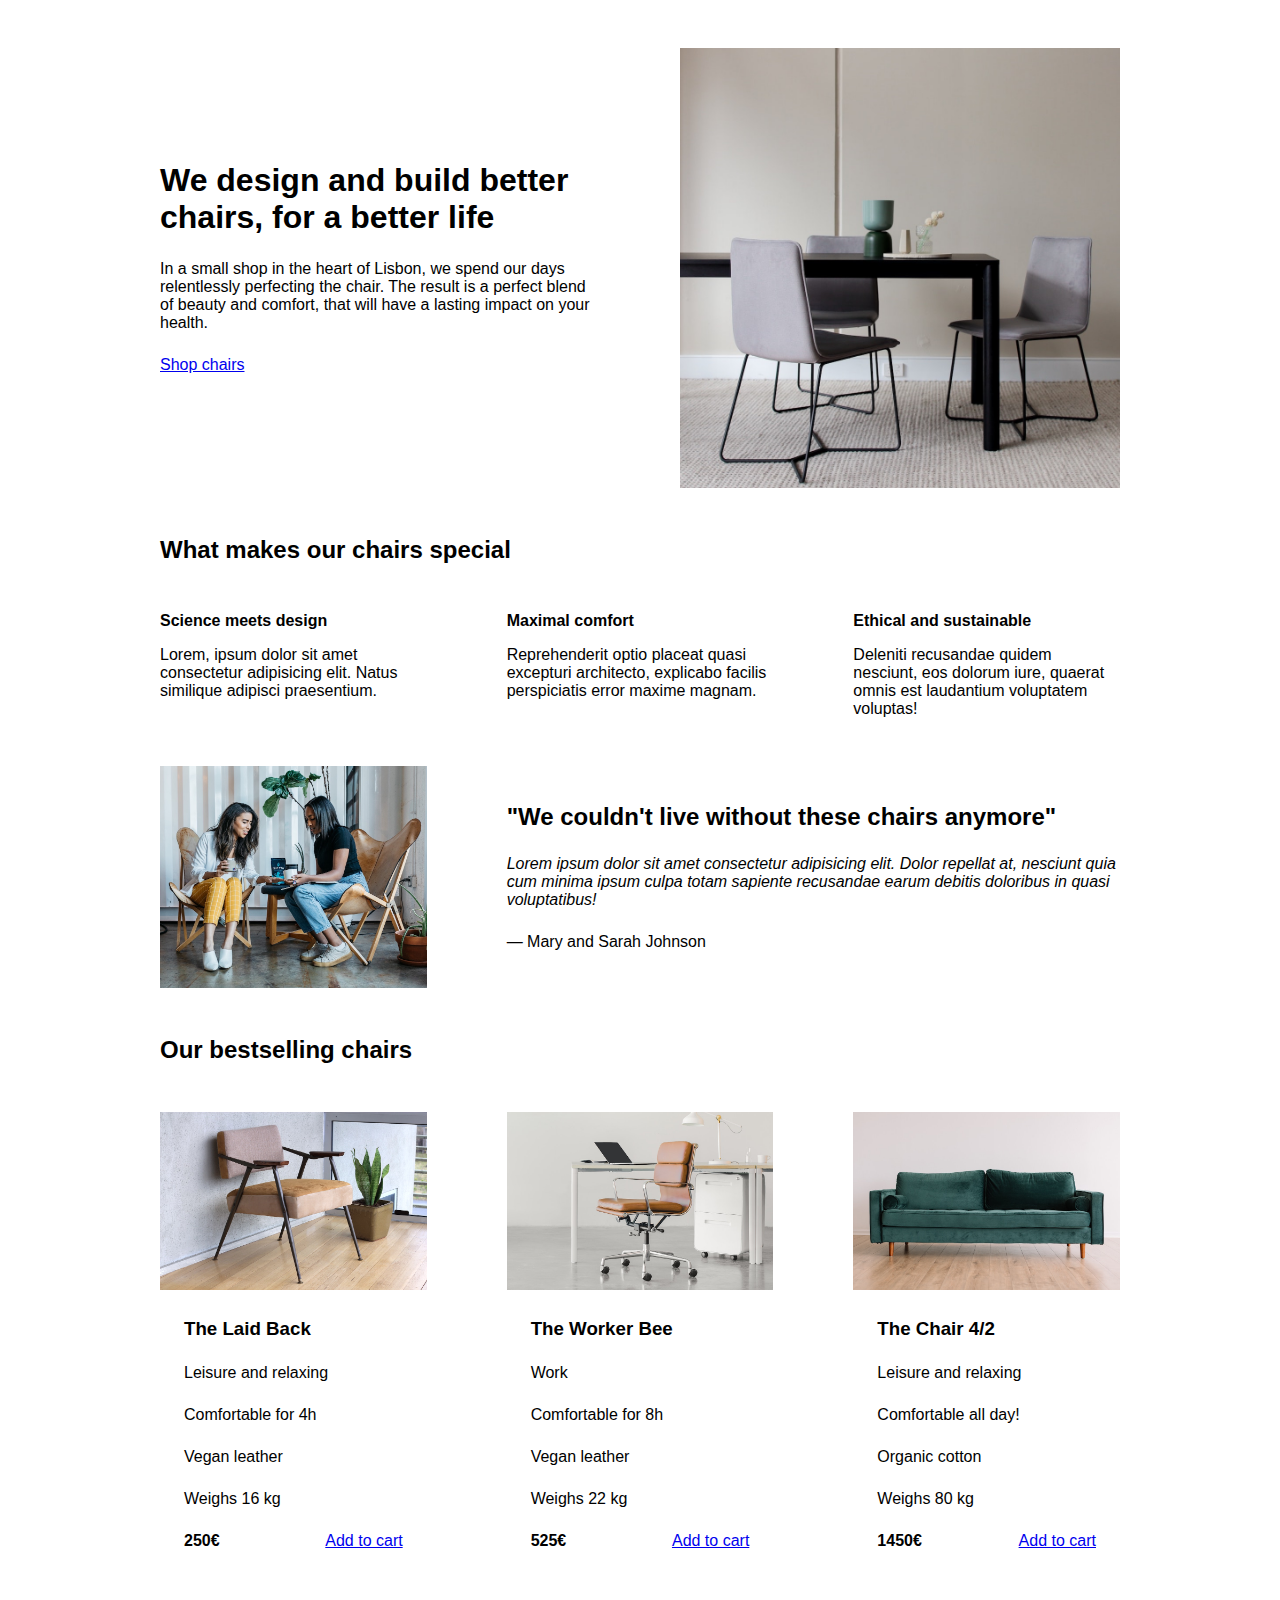
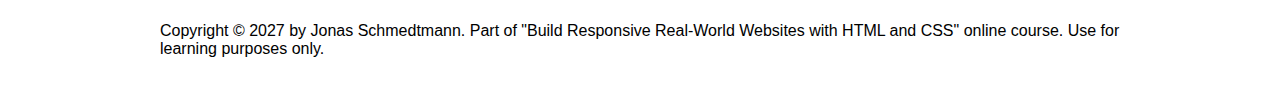
<file: html-css-course-master/starter/05-Design/index.html>
<!DOCTYPE html>
<html lang="en">
  <head>
    <meta charset="UTF-8" />
    <meta http-equiv="X-UA-Compatible" content="IE=edge" />
    <meta name="viewport" content="width=device-width, initial-scale=1.0" />

    <link rel="stylesheet" href="style.css" />
    <title>Lisbon Chair Shop</title>
  </head>
  <body>
    <div class="container">
      <header>
        <div class="header-text-box">
          <h1>We design and build better chairs, for a better life</h1>
          <p class="header-text">
            In a small shop in the heart of Lisbon, we spend our days
            relentlessly perfecting the chair. The result is a perfect blend of
            beauty and comfort, that will have a lasting impact on your health.
          </p>
          <a class="btn btn--big" href="#">Shop chairs</a>
        </div>
        <img src="hero.jpg" alt="Photo" />
      </header>

      <section>
        <h2>What makes our chairs special</h2>
        <div class="grid-3-cols">
          <div>
            <p class="features-title"><strong>Science meets design</strong></p>
            <p class="features-text">
              Lorem, ipsum dolor sit amet consectetur adipisicing elit. Natus
              similique adipisci praesentium.
            </p>
          </div>

          <div>
            <p class="features-title">
              <strong>Maximal comfort</strong>
            </p>
            <p class="features-text">
              Reprehenderit optio placeat quasi excepturi architecto, explicabo
              facilis perspiciatis error maxime magnam.
            </p>
          </div>

          <div>
            <p class="features-title">
              <strong>Ethical and sustainable</strong>
            </p>
            <p class="features-text">
              Deleniti recusandae quidem nesciunt, eos dolorum iure, quaerat
              omnis est laudantium voluptatem voluptas!
            </p>
          </div>
        </div>
      </section>

      <section class="testimonial-section">
        <div class="grid-3-cols">
          <img src="customers.jpg" alt="People sitting on chairs" />
          <div class="testimonial-box">
            <h2>"We couldn't live without these chairs anymore"</h2>
            <blockquote class="testimonial-text">
              Lorem ipsum dolor sit amet consectetur adipisicing elit. Dolor
              repellat at, nesciunt quia cum minima ipsum culpa totam sapiente
              recusandae earum debitis doloribus in quasi voluptatibus!
            </blockquote>
            <p class="testimonial-author">&mdash; Mary and Sarah Johnson</p>
          </div>
        </div>
      </section>

      <section>
        <h2>Our bestselling chairs</h2>
        <div class="grid-3-cols">
          <figure class="chair">
            <img src="chair-1.jpg" alt="Chair" />
            <div class="chair-box">
              <h3>The Laid Back</h3>
              <ul class="chair-details">
                <li>
                  <!-- Span is a generic INLINE text element, it doesn't have any meaning. It's like a div element, but inline -->
                  <span>Leisure and relaxing</span>
                </li>
                <li>
                  <span>Comfortable for 4h</span>
                </li>
                <li>
                  <span>Vegan leather</span>
                </li>
                <li>
                  <span>Weighs 16 kg</span>
                </li>
              </ul>
              <div class="chair-price">
                <strong>250€</strong>
                <a href="#" class="btn btn--small">Add to cart</a>
              </div>
            </div>
          </figure>

          <figure class="chair">
            <img src="chair-2.jpg" alt="Chair" />
            <div class="chair-box">
              <h3>The Worker Bee</h3>
              <ul class="chair-details">
                <li>
                  <span>Work</span>
                </li>
                <li>
                  <span>Comfortable for 8h</span>
                </li>
                <li>
                  <span>Vegan leather</span>
                </li>
                <li>
                  <span>Weighs 22 kg</span>
                </li>
              </ul>
              <div class="chair-price">
                <strong>525€</strong>
                <a href="#" class="btn btn--small">Add to cart</a>
              </div>
            </div>
          </figure>

          <figure class="chair">
            <img src="chair-3.jpg" alt="Chair" />
            <div class="chair-box">
              <h3>The Chair 4/2</h3>
              <ul class="chair-details">
                <li>
                  <span>Leisure and relaxing</span>
                </li>
                <li>
                  <span>Comfortable all day!</span>
                </li>
                <li>
                  <span>Organic cotton</span>
                </li>
                <li>
                  <span>Weighs 80 kg</span>
                </li>
              </ul>
              <div class="chair-price">
                <strong>1450€</strong>
                <a href="#" class="btn btn--small">Add to cart</a>
              </div>
            </div>
          </figure>
        </div>
      </section>

      <footer>
        Copyright &copy; 2027 by Jonas Schmedtmann. Part of "Build Responsive
        Real-World Websites with HTML and CSS" online course. Use for learning
        purposes only.
      </footer>
    </div>
  </body>
</html>
</file>
<file: Section 4 - floats, flexbox, grid/49. Building a Simple Float Layout/style.css>
* {
  margin: 0;
  padding: 0;
  box-sizing: border-box;
}


:root {
  --mainWidth: 1000px;
} 



/* Navigation */

nav {
  max-width: var(--mainWidth);
  margin: 0 auto;
  padding: 15px 15px;
  /* height: 50px; */
  background-color: #dfcaca;
  margin-bottom: 40px;
  /* display: flex;
  justify-content: space-between;
  align-items: center; */
}


h2 {
  /* display: inline-block; */
  float: left;
}

.nav-ul {
  /* display: inline-block; */
  float: right;
}

.nav-ul li {
  display: inline-block;
  margin-left: 15px;
}

.clearfix::after {
  content: '';
  clear: both;
  display: block;
}

/* Main container */

.container {
  max-width: var(--mainWidth);
  margin: 0 auto;
  display: flex;
}




/* Left part */

.left {
  width: 65%;
}

.left-header {
  width: 100%;
  margin-bottom: 30px;
  display: block;
  font-size: 31px;
  position: relative;
}


.left-header::after {
  content: "TOP";
  font-size: 15px;
  position: absolute;
  top: -10px;
  right: 0px;
  background-color: yellow;
  padding: 5px;

}


.author-img {
  display: inline-block;
  width: 30px;
}

.author {
  display: inline-block;
  transform: translateY(-10px);
  margin-left: 10px;
  font-size: 18px;
}

p {
  margin-bottom: 15px;
}


.postImg {
  width: 100%;
  margin-bottom: 10px;
}




/* Right part */

.aside {
  width: 35%;
  padding-left: 30px;
}

.posts {
  background-color: #f3f8df;
  padding: 25px 20px;
}

h3 {
  text-align: center;
  margin-bottom: 30px;
}

.related-img {
  width: 40px;
  display: block;
  float: left;
}

.posts ul {
  float: none;
  color: #4b9a9c;
  font-weight: bold;
  font-size: 18px;
  list-style: none;
}

.aside ul li p {
  margin-left: 55px;
  margin-bottom: 4px;
  transform: translateY(-3px);
}

.posts ul span {
  color: #000;
  display: block;
  margin-left: 55px;
  font-weight: normal;
  font-size: 15px;
}

.aside ul li:not(:last-child) {
  margin-bottom: 20px;
}



/* Footer */

footer {
  width: 100%;
  height: 100px;
  background-color: wheat;
  position: fixed;
  bottom: 0;
}
</file>
<file: Section 4 - floats, flexbox, grid/52. Introduction to Flexbox/style.css>
* {
  margin: 0;
  padding: 0;
  box-sizing: border-box;
}


:root {
  --mainWidth: 1000px;
} 



/* Navigation */

nav {
  max-width: var(--mainWidth);
  margin: 0 auto;
  padding: 15px 20px;
  /* height: 50px; */
  background-color: #dfcaca;
  margin-bottom: 40px;

  display: flex;
  justify-content: space-between;
  align-items: center;
}


h2 {
  /* display: inline-block; */
  /* float: left; */
}

.nav-ul {
  display: flex;
  /* float: right; */
}

.nav-ul li {
  /* display: inline-block; */
  margin-left: 15px;
  list-style: none;
}

/* .clearfix::after {
  content: '';
  clear: both;
  display: block;
} */



/* Main container */

.container {
  max-width: var(--mainWidth);
  margin: 0 auto;
  display: flex;
}




/* Left part */

.left {
  /* width: 65%; */
  flex: 2;
}

.left-header {
  width: 100%;
  margin-bottom: 30px;
  display: block;
  font-size: 31px;
  position: relative;
}


.left-header::after {
  content: "TOP";
  font-size: 15px;
  position: absolute;
  top: -10px;
  right: 0px;
  background-color: yellow;
  padding: 5px;
}

.autorBox {
  display: flex;
  align-items: center;
  margin-bottom: 15px;
}


.author-img {
  width: 30px;
  height: 30px;
}

.author {
  margin-left: 10px;
  font-size: 18px;
}



.postImg {
  width: 100%;
  margin-bottom: 10px;
}




/* Aside part */

.aside {
    /* width: 35%; */
  flex: 1;
  padding-left: 30px;
}

.posts {
  background-color: #f3f8df;
  padding: 25px 20px;
}

h3 {
  text-align: center;
  margin-bottom: 30px;
}


.posts ul {
  float: none;
  color: #4b9a9c;
  font-weight: bold;
  font-size: 18px;
  list-style: none;
}

.posts ul li {
  display: flex;
}

.related-img {
  width: 40px;
  height: 40px;
}


.aside ul li p {
  margin-left: 15px;
  margin-bottom: 7px;
  transform: translateY(-3px);
}

.posts ul li span {
  color: #000;
  display: block;
  font-weight: normal;
  font-size: 15px;
}

.aside ul li:not(:last-child) {
  margin-bottom: 20px;
}



/* Footer */

footer {
  width: 100%;
  height: 100px;
  background-color: wheat;
  position: fixed;
  bottom: 0;
}
</file>
<file: Section 5 - Web Design Rules and Framework/68. Overview of Web Design and Website Personalities/style.css>
/*
SPACING SYSTEM (px)
2 / 4 / 8 / 12 / 16 / 24 / 32 / 48 / 64 / 80 / 96 / 128

FONT SIZE SYSTEM (px)
10 / 12 / 14 / 16 / 18 / 20 / 24 / 30 / 36 / 44 / 52 / 62 / 74 / 86 / 98
*/

* {
  margin: 0;
  padding: 0;
  box-sizing: border-box;
}

/* ------------------------ */
/* GENERAL STYLES */
/* ------------------------ */
body {
  font-family: sans-serif;
}

.container {
  width: 960px;
  margin: 0 auto;
}

header,
section {
  margin-bottom: 48px;
}

h2 {
  margin-bottom: 48px;
}

.grid-3-cols {
  display: grid;
  grid-template-columns: repeat(3, 1fr);
  column-gap: 80px;
}

/* ------------------------ */
/* COMPONENT STYLES */
/* ------------------------ */

/* HEADER */
header {
  display: grid;
  grid-template-columns: repeat(2, 1fr);
  column-gap: 80px;
  margin-top: 48px;
}

.header-text-box {
  align-self: center;
}

h1 {
  margin-bottom: 24px;
}

.header-text {
  margin-bottom: 24px;
}

img {
  width: 100%;
}

/* FEATURES */
.features-icon {
}

.features-title {
  margin-bottom: 16px;
}

.features-text {
}

/* TESTIMONIAL */
.testimonial-section {
}

.testimonial-box {
  grid-column: 2 / -1;
  align-self: center;
}

.testimonial-box h2 {
  margin-bottom: 24px;
}

.testimonial-text {
  font-style: italic;
  margin-bottom: 24px;
}

/* CHAIRS */
.chair-box {
  padding: 24px;
}

h3 {
  margin-bottom: 24px;
}

.chair-details {
  list-style: none;
  margin-bottom: 24px;
}

.chair-details li {
  display: flex;
  align-items: center;
  gap: 12px;
  margin-bottom: 24px;
}

.chair-details li:last-child {
  margin-bottom: 0;
}

.chair-icon {
}

.chair-price {
  display: flex;
  justify-content: space-between;
}

footer {
  margin-bottom: 48px;
}
</file>
<file: html-css-course-master/final/03-CSS-Fundamentals/style.css>
* {
  /* border-top: 10px solid #1098ad; */
  margin: 0;
  padding: 0;
}

/* PAGE SECTIONS */
body {
  color: #444;
  font-family: sans-serif;

  border-top: 10px solid #1098ad;
  position: relative;
}

.container {
  width: 800px;
  /* margin-left: auto;
  margin-right: auto; */
  margin: 0 auto;
}

.main-header {
  background-color: #f7f7f7;
  /* padding: 20px;
  padding-left: 40px;
  padding-right: 40px; */
  padding: 20px 40px;
  margin-bottom: 60px;
  /* height: 80px; */
}

nav {
  font-size: 18px;
  /* text-align: center; */
}

article {
  margin-bottom: 60px;
}

.post-header {
  margin-bottom: 40px;
  /* position: relative; */
}

aside {
  background-color: #f7f7f7;
  border-top: 5px solid #1098ad;
  border-bottom: 5px solid #1098ad;
  /* padding-top: 50px;
  padding-bottom: 50px; */
  padding: 50px 0;
  width: 500px;
}

/* SMALLER ELEMENTS */
h1,
h2,
h3 {
  color: #1098ad;
}

h1 {
  font-size: 26px;
  text-transform: uppercase;
  font-style: italic;
}

h2 {
  font-size: 40px;
  margin-bottom: 30px;
}

h3 {
  font-size: 30px;
  margin-bottom: 20px;
  margin-top: 40px;
}

h4 {
  font-size: 20px;
  text-transform: uppercase;
  text-align: center;
}

p {
  font-size: 22px;
  line-height: 1.5;
  margin-bottom: 15px;
}

ul,
ol {
  margin-left: 50px;
  margin-bottom: 20px;
}

li {
  font-size: 20px;
  margin-bottom: 10px;
  /* display: inline; */
}

li:last-child {
  margin-bottom: 0;
}

/* footer p {
  font-size: 16px;
} */

/* article header p {
  font-style: italic;
} */

#author {
  font-style: italic;
  font-size: 18px;
}

#copyright {
  font-size: 16px;
}

.related-author {
  font-size: 18px;
  font-weight: bold;
}

/* ul {
  list-style: none;
} */

.related {
  list-style: none;
}

body {
  /* background-color: orangered; */
}

/* .first-li {
  font-weight: bold;
} */

li:first-child {
  font-weight: bold;
}

li:last-child {
  font-style: italic;
}

li:nth-child(even) {
  /* color: red; */
}

/* Misconception: this won't work! */
article p:first-child {
  color: red;
}

/* Styling links */
a:link {
  color: #1098ad;
  text-decoration: none;
}

a:visited {
  /* color: #777; */
  color: #1098ad;
}

a:hover {
  color: orangered;
  font-weight: bold;
  text-decoration: underline orangered;
}

a:active {
  background-color: black;
  font-style: italic;
}
/* LVHA */

.post-img {
  width: 100%;
  height: auto;
}

nav a:link {
  /* background-color: orangered;
  margin: 20px;
  padding: 20px;

  display: block; */

  margin-right: 30px;
  margin-top: 10px;
  display: inline-block;
}

nav a:link:last-child {
  margin-right: 0;
}

button {
  font-size: 22px;
  padding: 20px;
  cursor: pointer;

  position: absolute;
  /* top: 50px;
  left: 50px; */
  bottom: 50px;
  right: 50px;
}

h1::first-letter {
  font-style: normal;
  margin-right: 5px;
}

h3 + p::first-line {
  /* color: red; */
}

h2 {
  /* background-color: orange; */
  position: relative;
}

h2::before {
  content: "TOP";
  background-color: #ffe70e;
  color: #444;
  font-size: 16px;
  font-weight: bold;
  display: inline-block;
  padding: 5px 10px;
  position: absolute;
  top: -10px;
  right: -25px;
}

/* Resolving conflicts */
/* #copyright {
  color: red;
}

.copyright {
  color: blue;
}

.text {
  color: yellow;
}

footer p {
  color: green !important;
} */

/* nav a:link,
nav p {
  font-size: 18px;
} */
</file>
<file: html-css-course-master/final/04-CSS-Layouts/style.css>
* {
  /* border-top: 10px solid #1098ad; */
  margin: 0;
  padding: 0;
  box-sizing: border-box;
}

/* PAGE SECTIONS */
body {
  color: #444;
  font-family: sans-serif;

  border-top: 10px solid #1098ad;
  position: relative;
}

.container {
  width: 1200px;
  /* margin-left: auto;
  margin-right: auto; */
  margin: 0 auto;
}

.main-header {
  background-color: #f7f7f7;
  /* padding: 20px;
  padding-left: 40px;
  padding-right: 40px; */
  padding: 20px 40px;
  /* margin-bottom: 60px; */
  /* height: 80px; */
}

nav {
  font-size: 18px;
  /* text-align: center; */
}

article {
  /* margin-bottom: 60px; */
}

.post-header {
  margin-bottom: 40px;
  /* position: relative; */
}

aside {
  background-color: #f7f7f7;
  border-top: 5px solid #1098ad;
  border-bottom: 5px solid #1098ad;
  padding: 50px 40px;
}

/* SMALLER ELEMENTS */
h1,
h2,
h3 {
  color: #1098ad;
}

h1 {
  font-size: 26px;
  text-transform: uppercase;
  font-style: italic;
}

h2 {
  font-size: 40px;
  margin-bottom: 30px;
}

h3 {
  font-size: 30px;
  margin-bottom: 20px;
  margin-top: 40px;
}

h4 {
  font-size: 20px;
  text-transform: uppercase;
  text-align: center;
  margin-bottom: 30px;
}

p {
  font-size: 22px;
  line-height: 1.5;
  margin-bottom: 15px;
}

ul,
ol {
  margin-left: 50px;
  margin-bottom: 20px;
}

li {
  font-size: 20px;
  margin-bottom: 10px;
  /* display: inline; */
}

li:last-child {
  margin-bottom: 0;
}

/* footer p {
  font-size: 16px;
} */

/* article header p {
  font-style: italic;
} */

#author {
  font-style: italic;
  font-size: 18px;
}

#copyright {
  font-size: 16px;
}

.related-author {
  font-size: 18px;
  font-weight: bold;
}

/* ul {
  list-style: none;
} */

.related {
  list-style: none;
  margin-left: 0;
}

body {
  /* background-color: orangered; */
}

/* .first-li {
  font-weight: bold;
} */

li:first-child {
  font-weight: bold;
}

li:last-child {
  font-style: italic;
}

li:nth-child(even) {
  /* color: red; */
}

/* Misconception: this won't work! */
article p:first-child {
  color: red;
}

/* Styling links */
a:link {
  color: #1098ad;
  text-decoration: none;
}

a:visited {
  /* color: #777; */
  color: #1098ad;
}

a:hover {
  color: orangered;
  font-weight: bold;
  text-decoration: underline orangered;
}

a:active {
  background-color: black;
  font-style: italic;
}
/* LVHA */

.post-img {
  width: 100%;
  height: auto;
}

nav a:link {
  /* background-color: orangered;
  margin: 20px;
  padding: 20px;

  display: block; */

  margin-right: 30px;
  display: inline-block;
}

nav a:link:last-child {
  margin-right: 0;
}

button {
  font-size: 22px;
  padding: 20px;
  cursor: pointer;

  position: absolute;
  /* top: 50px;
  left: 50px; */
  bottom: 50px;
  right: 50px;
}

h1::first-letter {
  font-style: normal;
  margin-right: 5px;
}

h3 + p::first-line {
  /* color: red; */
}

h2 {
  /* background-color: orange; */
  position: relative;
}

h2::before {
  content: "TOP";
  background-color: #ffe70e;
  color: #444;
  font-size: 16px;
  font-weight: bold;
  display: inline-block;
  padding: 5px 10px;
  position: absolute;
  top: -10px;
  right: -25px;
}

/* Resolving conflicts */
/* #copyright {
  color: red;
}

.copyright {
  color: blue;
}

.text {
  color: yellow;
}

footer p {
  color: green !important;
} */

/* nav a:link,
nav p {
  font-size: 18px;
} */

/* FLOATS */
/*
.author-img {
  float: left;
  margin-bottom: 20px;
}

.author {
  float: left;
  margin-top: 10px;
  margin-left: 20px;
}

h1 {
  float: left;
}

nav {
  float: right;
}

.clear {
  clear: both;
}

.clearfix::after {
  clear: both;
  content: "";
  display: block;
}

article {
  width: 825px;
  float: left;
}

aside {
  width: 300px;
  float: right;
}

footer {
  clear: both;
}
*/

/* FLEXBOX */
.main-header {
  display: flex;
  align-items: center;
  justify-content: space-between;
}

.author-box {
  display: flex;
  align-items: center;
  margin-bottom: 15px;
}

.author {
  margin-bottom: 0;
  margin-left: 15px;
}

.related-post {
  display: flex;
  align-items: center;
  gap: 20px;
  margin-bottom: 30px;
}

.related-link:link {
  font-size: 17px;
  font-weight: bold;
  font-style: normal;
  margin-bottom: 5px;
  display: block;
}

.related-author {
  margin-bottom: 0;
  font-size: 14px;
  font-weight: normal;
  font-style: italic;
}

/* FLEXBOX LAYOUT */
/* .row {
  display: flex;
  align-items: flex-start;
  gap: 75px;
  margin-bottom: 60px;
}

article {
  flex: 1;
  margin-bottom: 0;
}

aside {
  
  DEFAULTS:
  flex-grow: 0;
  flex-shrink: 1;
  flex-basis: auto;

  flex: 0 0 300px;
} */

/* CSS GRID LAYOUT */
.container {
  display: grid;
  grid-template-columns: 1fr 300px;
  column-gap: 75px;
  row-gap: 60px;
  align-items: start;
}

.main-header {
  /* grid-column: 1 / span 2; */
  grid-column: 1 / -1;
}

article {
}

aside {
}

footer {
  grid-column: 1 / -1;
}
</file>
<file: html-css-course-master/final/05-Design/style.css>
/*
SPACING SYSTEM (px)
2 / 4 / 8 / 12 / 16 / 24 / 32 / 48 / 64 / 80 / 96 / 128

FONT SIZE SYSTEM (px)
10 / 12 / 14 / 16 / 18 / 20 / 24 / 30 / 36 / 44 / 52 / 62 / 74 / 86 / 98
*/

/* 
MAIN COLOR: #087f5b
GREY COLOR: #343a40
*/

* {
  margin: 0;
  padding: 0;
  box-sizing: border-box;
}

/* ------------------------ */
/* GENERAL STYLES */
/* ------------------------ */
body {
  font-family: "Inter", sans-serif;
  color: #343a40;
  border-bottom: 8px solid #087f5b;
}

.container {
  width: 960px;
  margin: 0 auto;
}

header,
section {
  margin-bottom: 96px;
}

h2 {
  margin-bottom: 48px;
  font-size: 36px;
  letter-spacing: -0.5px;
  /* 24 / 30 / 36 */
}

.grid-3-cols {
  display: grid;
  grid-template-columns: repeat(3, 1fr);
  column-gap: 80px;
}

.btn:link,
.btn:visited {
  background-color: #087f5b;
  color: #fff;
  text-decoration: none;
  text-transform: uppercase;
  font-weight: 500;

  display: inline-block;
  border-radius: 100px;
}

.btn:hover,
.btn:active {
  background-color: #099268;
}

.btn--big {
  font-size: 18px;
  padding: 16px 32px;
}

.btn--small {
  font-size: 14px;
  padding: 8px 12px;
}

img {
  border-radius: 12px;
}

/* ------------------------ */
/* COMPONENT STYLES */
/* ------------------------ */

/* HEADER */
header {
  display: grid;
  grid-template-columns: repeat(2, 1fr);
  column-gap: 80px;
  margin-top: 64px;
}

.header-text-box {
  align-self: center;
}

h1 {
  margin-bottom: 32px;
  font-size: 44px;
  line-height: 1.1;
  letter-spacing: -1px;
  /* 44 / 52 / 62 */

  /* text-shadow: 0 5px 5px rgba(0, 0, 0, 0.2); */
}

.header-text {
  margin-bottom: 24px;
  font-size: 18px;
  line-height: 1.7;
}

img {
  width: 100%;
}

/* FEATURES */
.features-icon {
  stroke: #087f5b;
  width: 32px;
  heigh: 32px;
  margin-bottom: 24px;
}

.features-title {
  margin-bottom: 16px;
  font-size: 20px;
}

.features-text {
  font-size: 18px;
  line-height: 1.7;
}

/* TESTIMONIAL */
.testimonial-section {
  background-color: #087f5b;
  color: #fff;
  padding: 24px;
  border-radius: 12px;
}

.testimonial-box {
  grid-column: 2 / -1;
  align-self: center;
}

.testimonial-box h2 {
  margin-bottom: 24px;
  /* 20 / 24 / 30 */
  font-size: 24px;
}

.testimonial-text {
  font-style: italic;
  margin-bottom: 24px;
  font-size: 18px;
  line-height: 1.7;
  color: ##e6fcf5;
}

.testimonial-author {
  color: #c3fae8;
}

/* CHAIRS */
.chair {
  box-shadow: 0 20px 30px 0 rgba(0, 0, 0, 0.07);
  border-radius: 12px;
}

.chair img {
  border-bottom-left-radius: 0;
  border-bottom-right-radius: 0;
}

.chair-box {
  padding: 32px;
}

h3 {
  margin-bottom: 24px;
  font-size: 20px;
}

.chair-details {
  list-style: none;
  margin-bottom: 48px;
}

.chair-details li {
  display: flex;
  align-items: center;
  gap: 12px;
  margin-bottom: 16px;
}

.chair-details li:last-child {
  margin-bottom: 0;
}

.chair-icon {
  stroke: #087f5b;
  width: 24px;
  height: 24px;
}

.chair-price {
  display: flex;
  justify-content: space-between;
  align-items: center;
  font-size: 20px;
}

footer {
  margin-bottom: 48px;
  font-size: 14px;
  color: #495057;
}
</file>
<file: html-css-course-master/starter/05-Design/style.css>
/*
SPACING SYSTEM (px)
2 / 4 / 8 / 12 / 16 / 24 / 32 / 48 / 64 / 80 / 96 / 128

FONT SIZE SYSTEM (px)
10 / 12 / 14 / 16 / 18 / 20 / 24 / 30 / 36 / 44 / 52 / 62 / 74 / 86 / 98
*/

* {
  margin: 0;
  padding: 0;
  box-sizing: border-box;
}

/* ------------------------ */
/* GENERAL STYLES */
/* ------------------------ */
body {
  font-family: sans-serif;
}

.container {
  width: 960px;
  margin: 0 auto;
}

header,
section {
  margin-bottom: 48px;
}

h2 {
  margin-bottom: 48px;
}

.grid-3-cols {
  display: grid;
  grid-template-columns: repeat(3, 1fr);
  column-gap: 80px;
}

/* ------------------------ */
/* COMPONENT STYLES */
/* ------------------------ */

/* HEADER */
header {
  display: grid;
  grid-template-columns: repeat(2, 1fr);
  column-gap: 80px;
  margin-top: 48px;
}

.header-text-box {
  align-self: center;
}

h1 {
  margin-bottom: 24px;
}

.header-text {
  margin-bottom: 24px;
}

img {
  width: 100%;
}

/* FEATURES */
.features-icon {
}

.features-title {
  margin-bottom: 16px;
}

.features-text {
}

/* TESTIMONIAL */
.testimonial-section {
}

.testimonial-box {
  grid-column: 2 / -1;
  align-self: center;
}

.testimonial-box h2 {
  margin-bottom: 24px;
}

.testimonial-text {
  font-style: italic;
  margin-bottom: 24px;
}

/* CHAIRS */
.chair-box {
  padding: 24px;
}

h3 {
  margin-bottom: 24px;
}

.chair-details {
  list-style: none;
  margin-bottom: 24px;
}

.chair-details li {
  display: flex;
  align-items: center;
  gap: 12px;
  margin-bottom: 24px;
}

.chair-details li:last-child {
  margin-bottom: 0;
}

.chair-icon {
}

.chair-price {
  display: flex;
  justify-content: space-between;
}

footer {
  margin-bottom: 48px;
}
</file>
